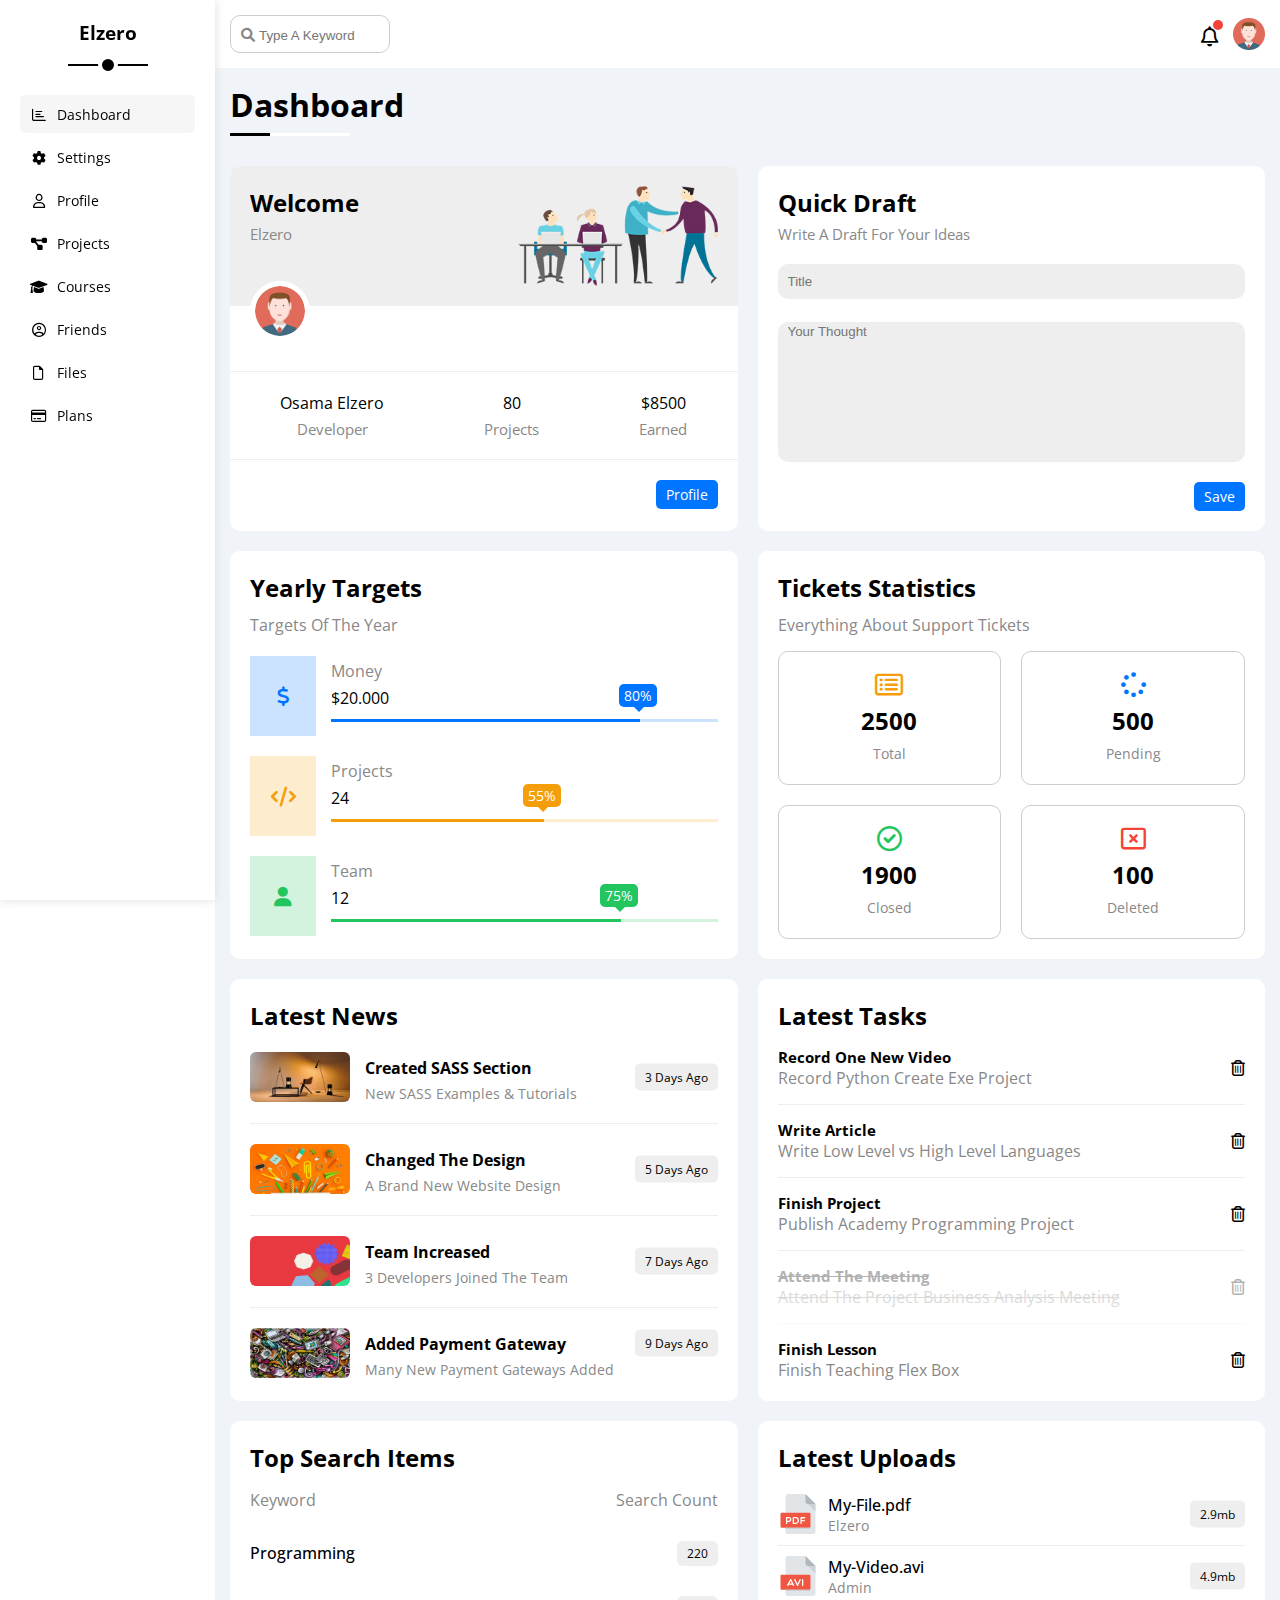
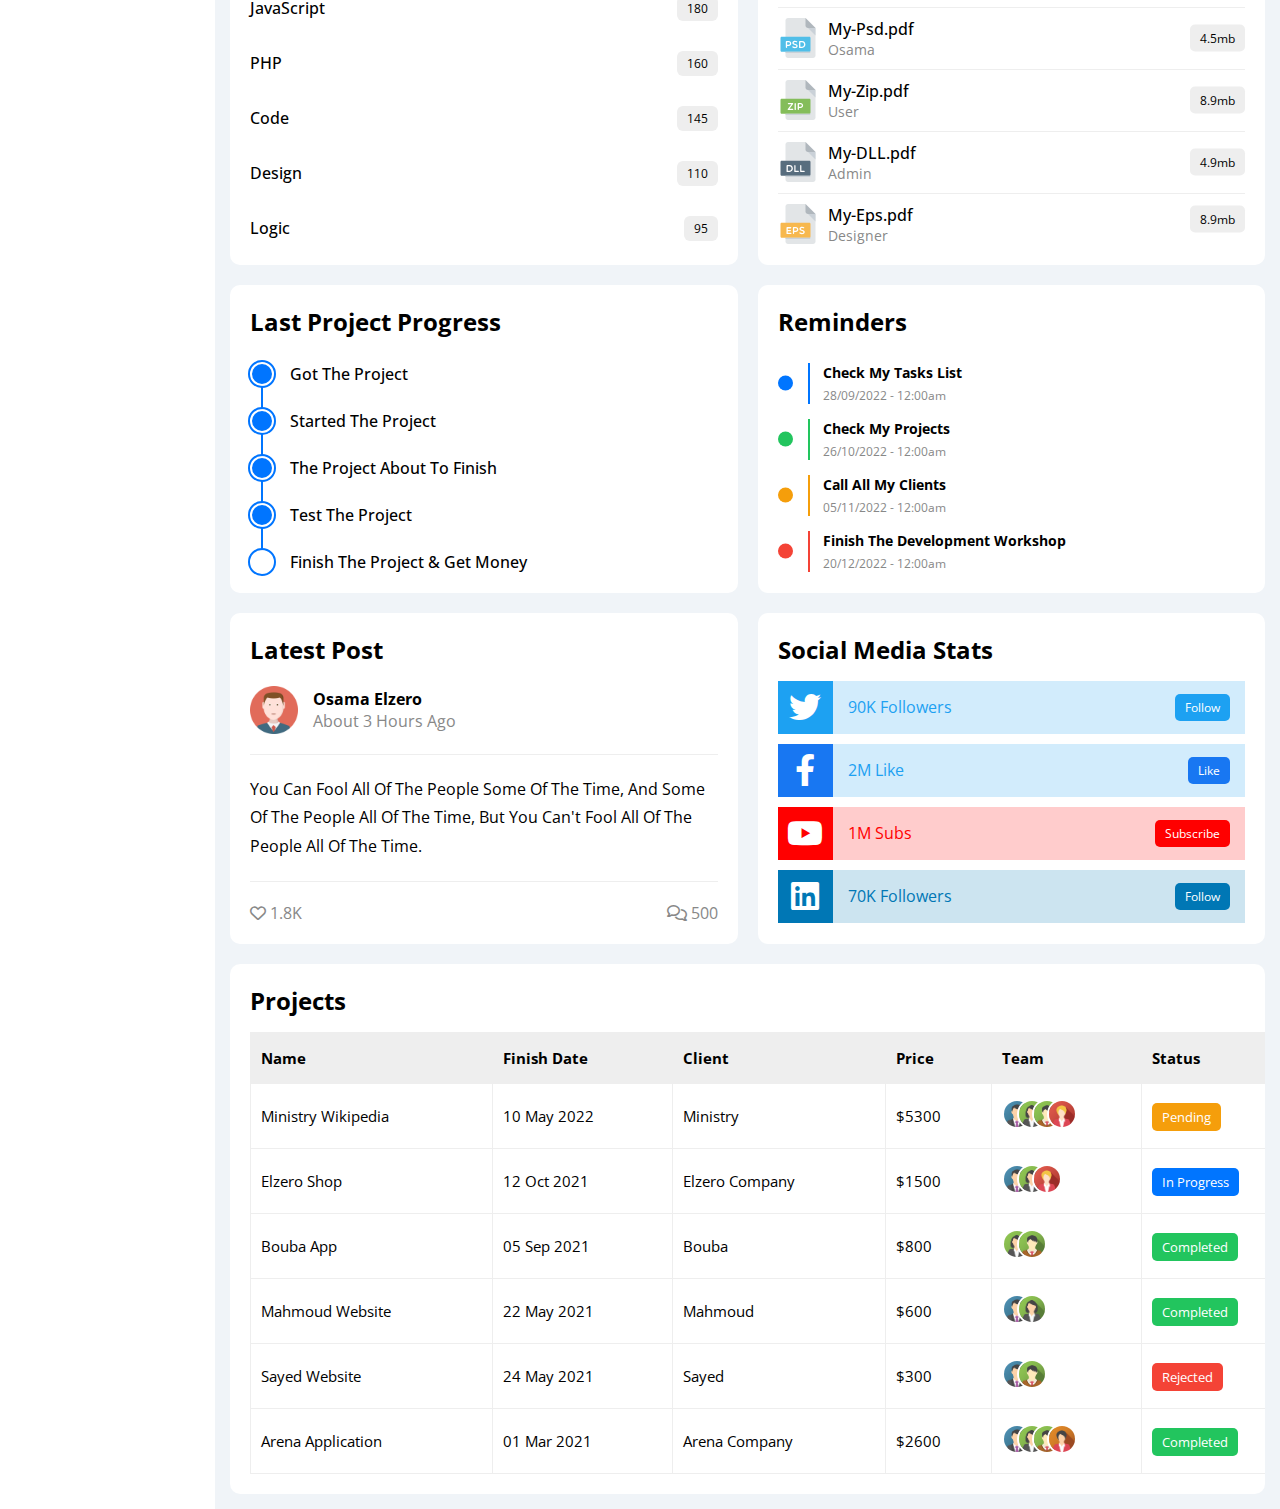
<file: index.html>
<!DOCTYPE html>
<html lang="en">
<head>
    <meta charset="UTF-8">
    <meta http-equiv="X-UA-Compatible" content="IE=edge">
    <meta name="viewport" content="width=device-width, initial-scale=1.0">
    <link rel="stylesheet" href="css/all.min.css">
    <link rel="stylesheet" href="css/part22.css">
    <link rel="stylesheet" href="css/framwork4.css">
    <title>Dashboard</title>
    <link rel="preconnect" href="https://fonts.googleapis.com" />
    <link rel="preconnect" href="https://fonts.gstatic.com" crossorigin />
    <link href="https://fonts.googleapis.com/css2?family=Open+Sans:wght@300;500&#038;display=swap"
        rel="stylesheet" />
</head>
<body>
    <nav>
        <h3>Elzero</h3>
        <ul>
            <li class="active"><a href="#"><i class="fa-regular fa-chart-bar fa-fw"></i>
                <span>Dashboard</span></a>
            </li>
            <li><a href="part23.html"><i class="fa-solid fa-gear fa-fw"></i>
                <span>Settings</span></a>
            </li>
            <li><a href="part24.html"><i class="fa-regular fa-user fa-fw"></i>
                <span>Profile</span></a>
            </li>
            <li><a href="part25.html"><i class="fa-solid fa-diagram-project fa-fw"></i>
                <span>Projects</span></a>
            </li>
            <li><a href="part26.html"><i class="fa-solid fa-graduation-cap fa-fw"></i>
                <span>Courses</span></a>
            </li>
            <li><a href="part27.html"><i class="fa-regular fa-circle-user fa-fw"></i>
                <span>Friends</span></a>
            </li>
            <li><a href="part28.html"><i class="fa-regular fa-file fa-fw"></i>
                <span>Files</span></a>
            </li>
            <li><a href="part29.html"><i class="fa-regular fa-credit-card fa-fw"></i>
                <span>Plans</span></a>
            </li>
        </ul>
    </nav>
    <header>
        <div>
            <form action="">
                <i class="fa-solid fa-magnifying-glass"></i>
                <input type="text" name="type" placeholder="Type A Keyword">
            </form>
        </div>
        <div>
            <i class="fa-regular fa-bell"></i>
            <img src="t4.img/avatar.png" alt="">
        </div>
    </header>
    <div class="main">
        <h1>Dashboard</h1>
        <div class="pro">
            <div class="wel">
                <article>
                    <div>
                        <h2>Welcome</h2>
                        <p>Elzero</p>
                    </div>
                    <img src="t4.img/welcome.png" alt="">
                </article>
                <img class="ava" src="t4.img/avatar.png" alt="">
                <ul>
                    <li>Osama Elzero <p>Developer</p></li>
                    <li>80 <p>Projects</p></li>
                    <li>$8500 <p>Earned</p></li>
                </ul>
                <div class="lin">
                    <a href="#">Profile</a>
                </div>
            </div>
            <div class="dra">
                <h2>Quick Draft</h2>
                <p>Write A Draft For Your Ideas</p>
                <form action="">
                    <input type="text" placeholder="Title"><br>
                    <input type="text" placeholder="Your Thought">
                </form>
                <div class="lin">
                    <a href="#">Save</a>
                </div>
            </div>
            <div class="tar">
                <h2>Yearly Targets</h2>
                <p>Targets Of The Year</p>
                <article>
                    <div class="icon"><i class="fa-solid fa-dollar-sign fa-lg c-blue"></i></div>
                    <div class="detail">
                        <p>Money</p>
                        <span>$20.000</span><br>
                        <div class="blu"><div style="width: 80%;" data-pro="80%"></div></div>
                    </div>
                </article>
                <article>
                    <div class="icon orange"><i class="fa-solid fa-code fa-lg c-orange"></i></div>
                    <div class="detail">
                        <p>Projects</p>
                        <span>24</span><br>
                        <div class="org"><div style="width: 55%;" data-pro="55%"></div></div>
                    </div>
                </article>
                <article>
                    <div class="icon green"><i class="fa-solid fa-user fa-lg c-green"></i></div>
                    <div class="detail">
                        <p>Team</p>
                        <span>12</span><br>
                        <div class="gre"><div style="width: 75%;" data-pro="75%"></div></div>
                    </div>
                </article>
            </div>
            <div class="sta">
                <h2>Tickets Statistics</h2>
                <p>Everything About Support Tickets</p>
                <div class="tot">
                    <article class="total">
                        <i class="fa-regular fa-rectangle-list fa-2x mb-10 c-orange"></i><br>
                        <h2>2500</h2>
                        <span>Total</span>
                    </article>
                    <article class="pen">
                        <i class="fa-solid fa-spinner fa-2x mb-10 c-blue"></i><br>
                        <h2>500</h2>
                        <span>Pending</span>
                    </article>
                    <article class="clos">
                        <i class="fa-regular fa-circle-check fa-2x mb-10 c-green"></i><br>
                        <h2>1900</h2>
                        <span>Closed</span>
                    </article>
                    <article class="del">
                        <i class="fa-regular fa-rectangle-xmark fa-2x mb-10 c-red"></i><br>
                        <h2>100</h2>
                        <span>Deleted</span>
                    </article>
                </div>
            </div>
            <div class="new">
                <h2>Latest News</h2>
                <div class="all">
                    <article>
                        <img src="t4.img/news-01.png" alt="">
                        <div>
                            <h3>Created SASS Section</h3>
                            <p>New SASS Examples & Tutorials</p>
                        </div>
                        <span>3 Days Ago</span>
                    </article>
                    <article>
                        <img src="t4.img/news-02.png" alt="">
                        <div>
                            <h3>Changed The Design</h3>
                            <p>A Brand New Website Design</p>
                        </div>
                        <span>5 Days Ago</span>
                    </article>
                    <article>
                        <img src="t4.img/news-03.png" alt="">
                        <div>
                            <h3>Team Increased</h3>
                            <p>3 Developers Joined The Team</p>
                        </div>
                        <span>7 Days Ago</span>
                    </article>
                    <article>
                        <img src="t4.img/news-04.png" alt="">
                        <div>
                            <h3>Added Payment Gateway</h3>
                            <p>Many New Payment Gateways Added</p>
                        </div>
                        <span>9 Days Ago</span>
                    </article>
                </div>
            </div>
            <div class="tas">
                <h2>Latest Tasks</h2>
                <article>
                    <div>
                        <h3>Record One New Video</h3>
                        <p>Record Python Create Exe Project</p>
                    </div>
                    <div class="inf">
                        <i class="fa-regular fa-trash-can delete"></i>
                    </div>
                </article>
                <article>
                    <div>
                        <h3>Write Article</h3>
                        <p>Write Low Level vs High Level Languages</p>
                    </div>
                    <div class="inf">
                        <i class="fa-regular fa-trash-can delete"></i>
                    </div>
                </article>
                <article>
                    <div>
                        <h3>Finish Project</h3>
                        <p>Publish Academy Programming Project</p>
                    </div>
                    <div class="inf">
                        <i class="fa-regular fa-trash-can delete"></i>
                    </div>
                </article>
                <article>
                    <div>
                        <h3><del>Attend The Meeting</del></h3>
                        <p><del>Attend The Project Business Analysis Meeting</del></p>
                    </div>
                    <div class="inf">
                        <i class="fa-regular fa-trash-can delete"></i>
                    </div>
                </article>
                <article>
                    <div>
                        <h3>Finish Lesson</h3>
                        <p>Finish Teaching Flex Box</p>
                    </div>
                    <div class="inf">
                        <i class="fa-regular fa-trash-can delete"></i>
                    </div>
                </article>
            </div>
            <div class="sea">
                <h2>Top Search Items</h2>
                <article>
                    <p>Keyword</p>
                    <p>Search Count</p>
                </article>
                <article>
                    <h3>Programming</h3>
                    <span>220</span>
                </article>
                <article>
                    <h3>JavaScript</h3>
                    <span>180</span>
                </article>
                <article>
                    <h3>PHP</h3>
                    <span>160</span>
                </article>
                <article>
                    <h3>Code</h3>
                    <span>145</span>
                </article>
                <article>
                    <h3>Design</h3>
                    <span>110</span>
                </article>
                <article>
                    <h3>Logic</h3>
                    <span>95</span>
                </article>
            </div>
            <div class="lat">
                <h2>Latest Uploads</h2>
                <article>
                    <img src="t4.img/pdf.svg" alt="">
                    <div>
                        <h3>My-File.pdf</h3>
                        <p>Elzero</p>
                    </div>
                    <span>2.9mb</span>
                </article>
                <article>
                    <img src="t4.img/avi.svg" alt="">
                    <div>
                        <h3>My-Video.avi</h3>
                        <p>Admin</p>
                    </div>
                    <span>4.9mb</span>
                </article>
                <article>
                    <img src="t4.img/psd.svg" alt="">
                    <div>
                        <h3>My-Psd.pdf</h3>
                        <p>Osama</p>
                    </div>
                    <span>4.5mb</span>
                </article>
                <article>
                    <img src="t4.img/zip.svg" alt="">
                    <div>
                        <h3>My-Zip.pdf</h3>
                        <p>User</p>
                    </div>
                    <span>8.9mb</span>
                </article>
                <article>
                    <img src="t4.img/dll.svg" alt="">
                    <div>
                        <h3>My-DLL.pdf</h3>
                        <p>Admin</p>
                    </div>
                    <span>4.9mb</span>
                </article>
                <article>
                    <img src="t4.img/eps.svg" alt="">
                    <div>
                        <h3>My-Eps.pdf</h3>
                        <p>Designer</p>
                    </div>
                    <span>8.9mb</span>
                </article>
            </div>
            <div class="jec">
                <h2>Last Project Progress</h2>
                <article>
                    <h3>Got The Project</h3>
                    <h3>Started The Project</h3>
                    <h3>The Project About To Finish</h3>
                    <h3>Test The Project</h3>
                    <h3>Finish The Project & Get Money</h3>
                </article>
            </div>
            <div class="rem">
                <h2>Reminders</h2>
                <article>
                    <h3>Check My Tasks List</h3>
                    <p>28/09/2022 - 12:00am</p>
                </article>
                <article>
                    <h3>Check My Projects</h3>
                    <p>26/10/2022 - 12:00am</p>
                </article>
                <article>
                    <h3>Call All My Clients</h3>
                    <p>05/11/2022 - 12:00am</p>
                </article>
                <article>
                    <h3>Finish The Development Workshop</h3>
                    <p>20/12/2022 - 12:00am</p>
                </article>
            </div>
            <div class="pos">
                <h2>Latest Post</h2>
                <article class="osa">
                    <img class="ava" src="t4.img/avatar.png" alt="">
                    <div>
                        <h4>Osama Elzero</h4>
                        <span>About 3 Hours Ago</span>
                    </div>
                </article>
                <article class="for">
                    <p>You Can Fool All Of The People Some Of The Time,
                        And Some Of The People All Of The Time,
                        But You Can't Fool All Of The People All Of The Time.
                    </p>
                </article>
                <article class="icn">
                    <span>
                        <i class="fa-regular fa-heart"></i>
                        1.8K
                    </span>
                    <span>
                        <i class="fa-regular fa-comments"></i>
                        500
                    </span>
                </article>
            </div>
            <div class="med">
                <h2>Social Media Stats</h2>
                <article>
                    <p><i class="fa-brands fa-twitter fa-2x c-white h-full center-flex"></i></p>
                    <div>
                        <p>90K Followers</p>
                        <a href="#">Follow</a>
                    </div>
                </article>
                <article>
                    <p class="facebook"><i class="fa-brands fa-facebook-f fa-2x c-white h-full center-flex"></i></p>
                    <div>
                        <p>2M Like</p>
                        <a href="#">Like</a>
                    </div>
                </article>
                <article>
                    <p class="youtube"><i class="fa-brands fa-youtube fa-2x c-white h-full center-flex"></i></p>
                    <div>
                        <p>1M Subs</p>
                        <a href="#">Subscribe</a>
                    </div>
                </article>
                <article>
                    <p class="linkedin"><i class="fa-brands fa-linkedin fa-2x c-white h-full center-flex"></i></p>
                    <div>
                        <p>70K Followers</p>
                        <a href="#">Follow</a>
                    </div>
                </article>
            </div>
        </div>
        <div class="project">
            <h2>Projects</h2>
            <table>
                <thead>
                    <td>Name</td>
                    <td>Finish Date</td>
                    <td>Client</td>
                    <td>Price</td>
                    <td>Team</td>
                    <td>Status</td>
                </thead>
                <tbody>
                    <tr>
                        <td>Ministry Wikipedia</td>
                        <td>10 May 2022</td>
                        <td>Ministry</td>
                        <td>$5300</td>
                        <td>
                            <img src="t4.img/team-01.png" alt="">
                            <img src="t4.img/team-02.png" alt="">
                            <img src="t4.img/team-03.png" alt="">
                            <img src="t4.img/team-05.png" alt="">
                        </td>
                        <td><span>Pending</span></td>
                    </tr>
                    <tr>
                        <td>Elzero Shop</td>
                        <td>12 Oct 2021</td>
                        <td>Elzero Company</td>
                        <td>$1500</td>
                        <td>
                            <img src="t4.img/team-01.png" alt="">
                            <img src="t4.img/team-02.png" alt="">
                            <img src="t4.img/team-05.png" alt="">
                        </td>
                        <td><span>In Progress</span></td>
                    </tr>
                    <tr>
                        <td>Bouba App</td>
                        <td>05 Sep 2021</td>
                        <td>Bouba</td>
                        <td>$800</td>
                        <td>
                            <img src="t4.img/team-02.png" alt="">
                            <img src="t4.img/team-03.png" alt="">
                        </td>
                        <td><span>Completed</span></td>
                    </tr>
                    <tr>
                        <td>Mahmoud Website</td>
                        <td>22 May 2021</td>
                        <td>Mahmoud</td>
                        <td>$600</td>
                        <td>
                            <img src="t4.img/team-01.png" alt="">
                            <img src="t4.img/team-02.png" alt="">
                        </td>
                        <td><span>Completed</span></td>
                    </tr>
                    <tr>
                        <td>Sayed Website</td>
                        <td>24 May 2021</td>
                        <td>Sayed</td>
                        <td>$300</td>
                        <td>
                            <img src="t4.img/team-01.png" alt="">
                            <img src="t4.img/team-03.png" alt="">
                        </td>
                        <td><span>Rejected</span></td>
                    </tr>
                    <tr>
                        <td>Arena Application</td>
                        <td>01 Mar 2021</td>
                        <td>Arena Company</td>
                        <td>$2600</td>
                        <td>
                            <img src="t4.img/team-01.png" alt="">
                            <img src="t4.img/team-02.png" alt="">
                            <img src="t4.img/team-03.png" alt="">
                            <img src="t4.img/team-04.png" alt="">
                        </td>
                        <td><span>Completed</span></td>
                    </tr>
                </tbody>
            </table>
        </div>
    </div>
</body>
</html>
</file>
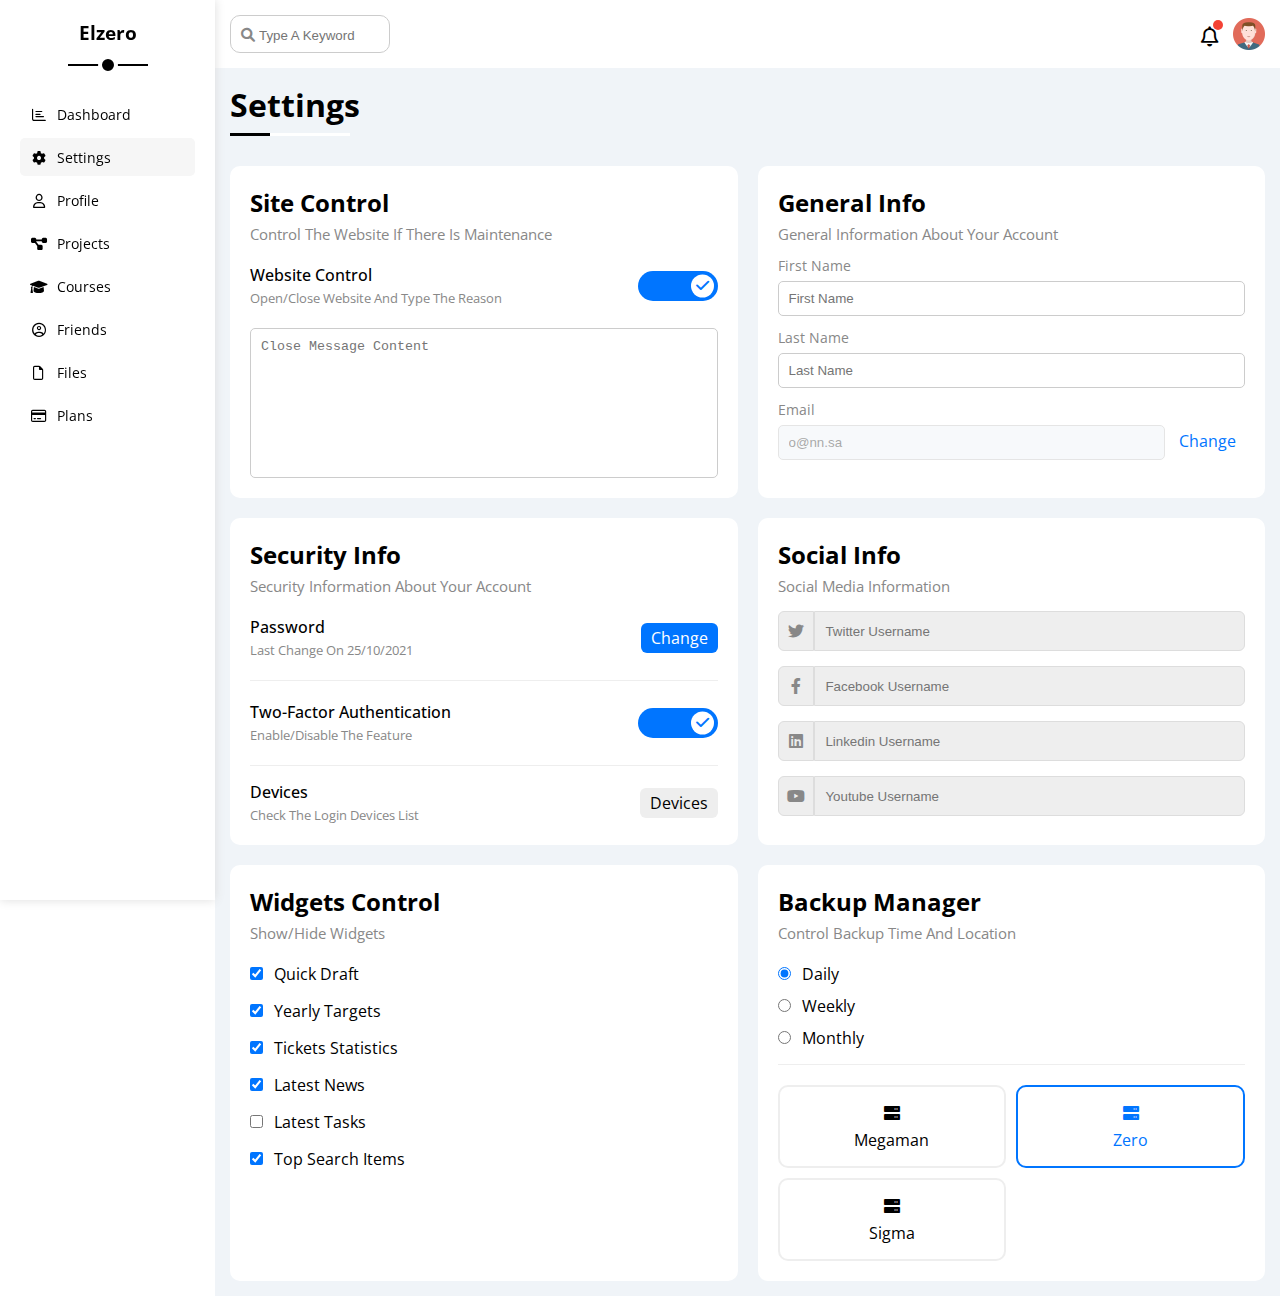
<file: part23.html>
<!DOCTYPE html>
<html lang="en">
<head>
    <meta charset="UTF-8">
    <meta http-equiv="X-UA-Compatible" content="IE=edge">
    <meta name="viewport" content="width=device-width, initial-scale=1.0">
    <link rel="stylesheet" href="css/all.min.css">
    <link rel="stylesheet" href="css/part23.css">
    <link rel="stylesheet" href="css/framwork4.css">
    <title>Settings</title>
    <link rel="preconnect" href="https://fonts.googleapis.com" />
    <link rel="preconnect" href="https://fonts.gstatic.com" crossorigin />
    <link href="https://fonts.googleapis.com/css2?family=Open+Sans:wght@300;500&#038;display=swap"
        rel="stylesheet" />
</head>
<body>
    <nav>
        <h3>Elzero</h3>
        <ul>
            <li><a href="index.html"><i class="fa-regular fa-chart-bar fa-fw"></i>
                <span>Dashboard</span></a>
            </li>
            <li class="active"><a href="#"><i class="fa-solid fa-gear fa-fw"></i>
                <span>Settings</span></a>
            </li>
            <li><a href="part24.html"><i class="fa-regular fa-user fa-fw"></i>
                <span>Profile</span></a>
            </li>
            <li><a href="part25.html"><i class="fa-solid fa-diagram-project fa-fw"></i>
                <span>Projects</span></a>
            </li>
            <li><a href="part26.html"><i class="fa-solid fa-graduation-cap fa-fw"></i>
                <span>Courses</span></a>
            </li>
            <li><a href="part27.html"><i class="fa-regular fa-circle-user fa-fw"></i>
                <span>Friends</span></a>
            </li>
            <li><a href="part28.html"><i class="fa-regular fa-file fa-fw"></i>
                <span>Files</span></a>
            </li>
            <li><a href="part29.html"><i class="fa-regular fa-credit-card fa-fw"></i>
                <span>Plans</span></a>
            </li>
        </ul>
    </nav>
    <header>
        <div>
            <form action="">
                <i class="fa-solid fa-magnifying-glass"></i>
                <input type="text" name="type" placeholder="Type A Keyword">
            </form>
        </div>
        <div>
            <i class="fa-regular fa-bell"></i>
            <img src="t4.img/avatar.png" alt="">
        </div>
    </header>
    <div class="main">
        <h1>Settings</h1>
        <div class="pro">
            <div class="sit">
                <h2>Site Control</h2>
                <p>Control The Website If There Is Maintenance</p>
                <article>
                    <div>
                        <h4>Website Control</h4>
                        <span>Open/Close Website And Type The Reason</span>
                    </div>
                    <label class="rig" for="che">
                        <input type="checkbox" name="che" id="che" checked>
                        <div>
                            <p class="check"><i class="fa-solid fa-check"></i><i class="fa-solid fa-xmark"></i></p>
                        </div>
                    </label>
                </article>
                <form action="">
                    <textarea class="message" placeholder="Close Message Content"></textarea>
                </form>
            </div>
            <div class="inf">
                <h2>General Info</h2>
                <p>General Information About Your Account</p>
                <form action="">
                    <div>
                        <label for="First">First Name</label><br>
                        <input type="text" id="First" placeholder="First Name" name="First">
                    </div>
                    <div>
                        <label for="Last">Last Name</label><br>
                        <input type="text" id="Last" placeholder="Last Name" name="Last">
                    </div>
                    <div>
                        <label for="email">Email</label><br>
                        <input type="email" name="email" id="email" value="o@nn.sa" disabled>
                        <a href="#">Change</a>
                    </div>
                </form>
            </div>
            <div class="sec">
                <h2>Security Info</h2>
                <p>Security Information About Your Account</p>
                <article>
                    <div>
                        <h4>Password</h4>
                        <span>Last Change On 25/10/2021</span>
                    </div>
                    <a href="#" class="chan">Change</a>
                </article>
                <article>
                    <div>
                        <h4>Two-Factor Authentication</h4>
                        <span>Enable/Disable The Feature</span>
                    </div>
                    <label class="rig" for="chec">
                        <input type="checkbox" name="che" id="chec" checked>
                        <div>
                            <p class="check"><i class="fa-solid fa-check"></i><i class="fa-solid fa-xmark"></i></p>
                        </div>
                    </label>
                </article>
                <article>
                    <div>
                        <h4>Devices</h4>
                        <span>Check The Login Devices List</span>
                    </div>
                    <a href="#">Devices</a>
                </article>
            </div>
            <div class="soc">
                <h2>Social Info</h2>
                <p>Social Media Information</p>
                <article>
                    <p><i class="fa-brands fa-twitter fa-2x c-white h-full center-flex"></i></p>
                    <input type="text" placeholder="Twitter Username">
                </article>
                <article>
                    <p><i class="fa-brands fa-facebook-f fa-2x c-white h-full center-flex"></i></p>
                    <input type="text" placeholder="Facebook Username">
                </article>
                <article>
                    <p><i class="fa-brands fa-linkedin fa-2x c-white h-full center-flex"></i></p>
                    <input type="text" placeholder="Linkedin Username">
                </article>
                <article>
                    <p><i class="fa-brands fa-youtube fa-2x c-white h-full center-flex"></i></p>
                    <input type="text" placeholder="Youtube Username">
                </article>
            </div>
            <div class="wid">
                <h2>Widgets Control</h2>
                <p>Show/Hide Widgets</p>
                <form action="">
                    <div>
                        <input type="checkbox" name="Quick" id="Quick" checked>
                        <label for="Quick">Quick Draft</label>
                    </div>
                    <div>
                        <input type="checkbox" name="Yearly" id="Yearly" checked>
                        <label for="Yearly">Yearly Targets</label>
                    </div>
                    <div>
                        <input type="checkbox" name="Tickets" id="Tickets" checked>
                        <label for="Tickets">Tickets Statistics</label>
                    </div>
                    <div>
                        <input type="checkbox" name="Latest" id="Latest" checked>
                        <label for="Latest">Latest News</label>
                    </div>
                    <div>
                        <input type="checkbox" name="Tasks" id="Tasks">
                        <label for="Tasks">Latest Tasks</label>
                    </div>
                    <div>
                        <input type="checkbox" name="Top" id="Top" checked>
                        <label for="Top">Top Search Items</label>
                    </div>
                </form>
            </div>
            <div class="man">
                <h2>Backup Manager</h2>
                <p>Control Backup Time And Location</p>
                <form action="">
                    <div>
                        <input type="radio" name="radio" id="Daily" checked>
                        <label for="Daily">Daily</label>
                    </div>
                    <div>
                        <input type="radio" name="radio" id="Weekly">
                        <label for="Weekly">Weekly</label>
                    </div>
                    <div>
                        <input type="radio" name="radio" id="Monthly">
                        <label for="Monthly">Monthly</label>
                    </div>
                </form>
                <article>
                    <label for="Megaman">
                        <input type="radio" name="block" id="Megaman">
                        <div>
                            <i class="fa-solid fa-server d-block mb-10"></i>
                            <p>Megaman</p>
                        </div>
                    </label>
                    <label for="Zero">
                        <input type="radio" name="block" id="Zero" checked>
                        <div>
                            <i class="fa-solid fa-server d-block mb-10"></i>
                            <p>Zero</p>
                        </div>
                    </label>
                    <label for="Sigma">
                        <input type="radio" name="block" id="Sigma">
                        <div>
                            <i class="fa-solid fa-server d-block mb-10"></i>
                            <p>Sigma</p>
                        </div>
                    </label>
                </article>
            </div>
        </div>
    </div>
</body>
</html>
</file>
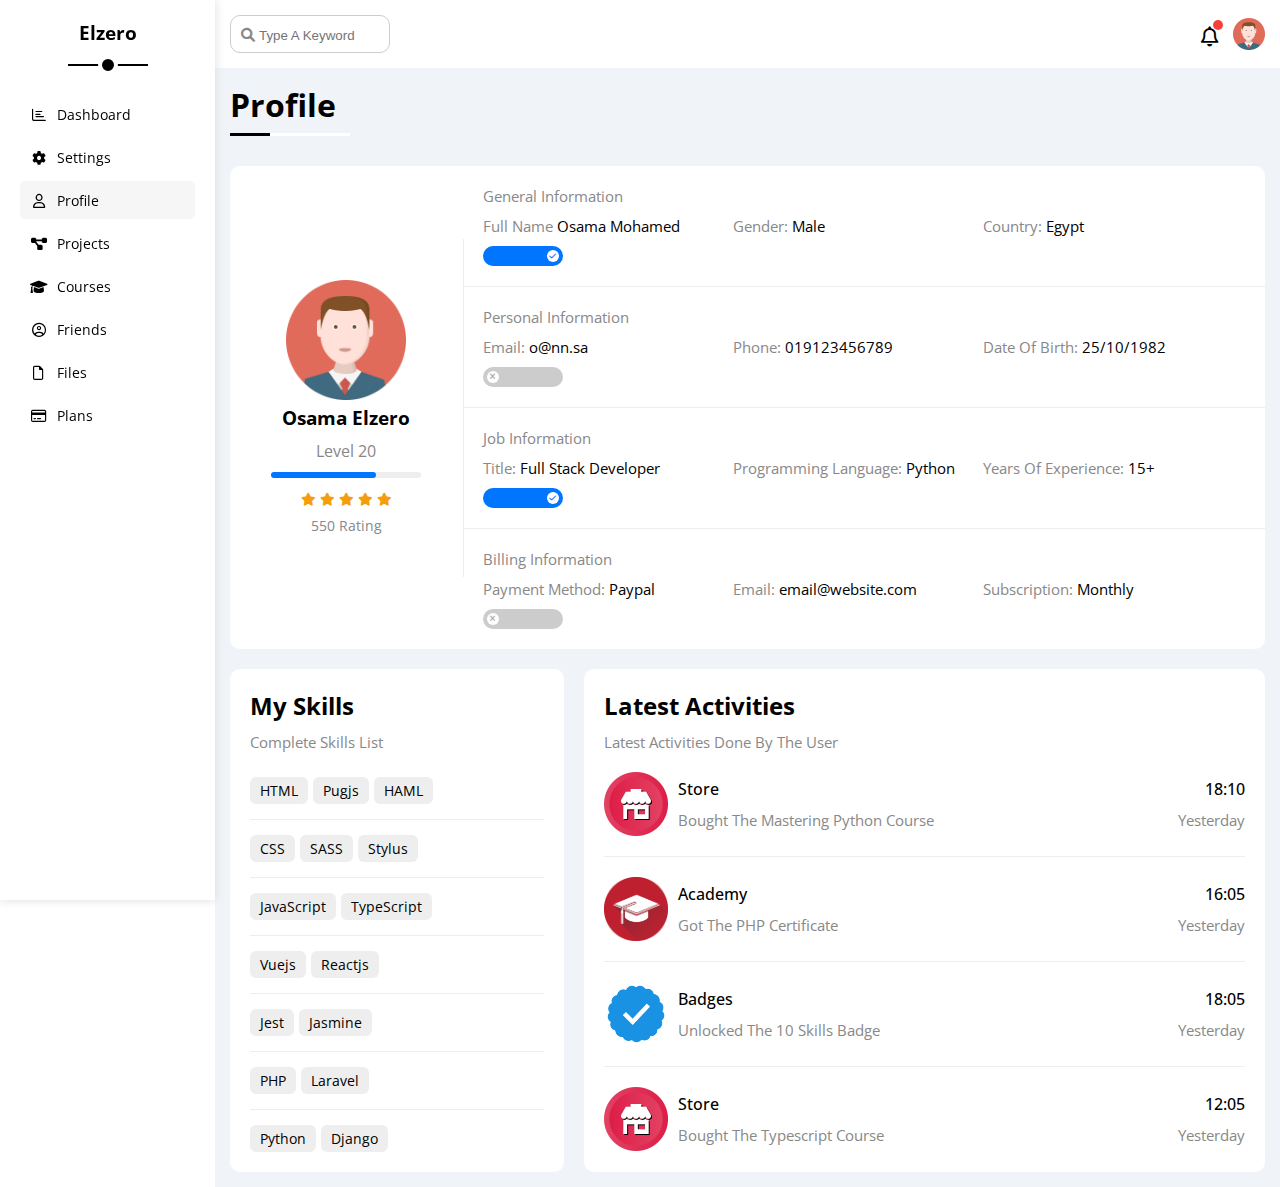
<file: part24.html>
<!DOCTYPE html>
<html lang="en">
<head>
    <meta charset="UTF-8">
    <meta http-equiv="X-UA-Compatible" content="IE=edge">
    <meta name="viewport" content="width=device-width, initial-scale=1.0">
    <link rel="stylesheet" href="css/all.min.css">
    <link rel="stylesheet" href="css/part24.css">
    <link rel="stylesheet" href="css/framwork4.css">
    <title>Profile</title>
    <link rel="preconnect" href="https://fonts.googleapis.com" />
    <link rel="preconnect" href="https://fonts.gstatic.com" crossorigin />
    <link href="https://fonts.googleapis.com/css2?family=Open+Sans:wght@300;500&#038;display=swap"
        rel="stylesheet" />
</head>
<body>
    <nav>
        <h3>Elzero</h3>
        <ul>
            <li><a href="index.html"><i class="fa-regular fa-chart-bar fa-fw"></i>
                <span>Dashboard</span></a>
            </li>
            <li><a href="part23.html"><i class="fa-solid fa-gear fa-fw"></i>
                <span>Settings</span></a>
            </li>
            <li class="active"><a href="#"><i class="fa-regular fa-user fa-fw"></i>
                <span>Profile</span></a>
            </li>
            <li><a href="part25.html"><i class="fa-solid fa-diagram-project fa-fw"></i>
                <span>Projects</span></a>
            </li>
            <li><a href="part26.html"><i class="fa-solid fa-graduation-cap fa-fw"></i>
                <span>Courses</span></a>
            </li>
            <li><a href="part27.html"><i class="fa-regular fa-circle-user fa-fw"></i>
                <span>Friends</span></a>
            </li>
            <li><a href="part28.html"><i class="fa-regular fa-file fa-fw"></i>
                <span>Files</span></a>
            </li>
            <li><a href="part29.html"><i class="fa-regular fa-credit-card fa-fw"></i>
                <span>Plans</span></a>
            </li>
        </ul>
    </nav>
    <header>
        <div>
            <form action="">
                <i class="fa-solid fa-magnifying-glass"></i>
                <input type="text" name="type" placeholder="Type A Keyword">
            </form>
        </div>
        <div>
            <i class="fa-regular fa-bell"></i>
            <img src="t4.img/avatar.png" alt="">
        </div>
    </header>
    <div class="main">
        <h1>Profile</h1>
        <div class="over">
            <div class="osa">
                <img src="t4.img/avatar.png" alt="">
                <h3>Osama Elzero</h3>
                <p>Level 20</p>
                <div class="level"><div style="width: 70%;"></div></div>
                <div class="icon">
                    <i class="fa-solid fa-star c-orange fs-13"></i>
                    <i class="fa-solid fa-star c-orange fs-13"></i>
                    <i class="fa-solid fa-star c-orange fs-13"></i>
                    <i class="fa-solid fa-star c-orange fs-13"></i>
                    <i class="fa-solid fa-star c-orange fs-13"></i>
                </div>
                <span>550 Rating</span>
            </div>
            <div class="inf">
                <article>
                    <p>General Information</p>
                    <div>
                        <p>Full Name <span>Osama Mohamed</span></p>
                        <p>Gender: <span>Male</span></p>
                        <p>Country: <span>Egypt</span></p>
                    </div>
                    <label class="rig" for="inf">
                        <input type="checkbox" name="inf" id="inf" checked>
                        <div>
                            <p class="check"><i class="fa-solid fa-check"></i><i class="fa-solid fa-xmark"></i></p>
                        </div>
                    </label>
                </article>
                <article>
                    <p>Personal Information</p>
                    <div>
                        <p>Email: <span>o@nn.sa</span></p>
                        <p>Phone: <span>019123456789</span></p>
                        <p>Date Of Birth: <span>25/10/1982</span></p>
                    </div>
                    <label class="rig" for="per">
                        <input type="checkbox" name="per" id="per">
                        <div>
                            <p class="check"><i class="fa-solid fa-check"></i><i class="fa-solid fa-xmark"></i></p>
                        </div>
                    </label>
                </article>
                <article>
                    <p>Job Information</p>
                    <div>
                        <p>Title: <span>Full Stack Developer</span></p>
                        <p>Programming Language: <span>Python</span></p>
                        <p>Years Of Experience: <span>15+</span></p>
                    </div>
                    <label class="rig" for="job">
                        <input type="checkbox" name="job" id="job" checked>
                        <div>
                            <p class="check"><i class="fa-solid fa-check"></i><i class="fa-solid fa-xmark"></i></p>
                        </div>
                    </label>
                </article>
                <article>
                    <p>Billing Information</p>
                    <div>
                        <p>Payment Method: <span>Paypal</span></p>
                        <p>Email: <span>email@website.com</span></p>
                        <p>Subscription: <span>Monthly</span></p>
                    </div>
                    <label class="rig" for="bil">
                        <input type="checkbox" name="bil" id="bil">
                        <div>
                            <p class="check"><i class="fa-solid fa-check"></i><i class="fa-solid fa-xmark"></i></p>
                        </div>
                    </label>
                </article>
            </div>
        </div>
        <div class="data">
            <div class="ski">
                <h2>My Skills</h2>
                <p>Complete Skills List</p>
                <ul>
                    <li><span>HTML</span><span>Pugjs</span><span>HAML</span></li>
                    <li><span>CSS</span><span>SASS</span><span>Stylus</span></li>
                    <li><span>JavaScript</span><span>TypeScript</span></li>
                    <li><span>Vuejs</span><span>Reactjs</span></li>
                    <li><span>Jest</span><span>Jasmine</span></li>
                    <li><span>PHP</span><span>Laravel</span></li>
                    <li><span>Python</span><span>Django</span></li>
                </ul>
            </div>
            <div class="act">
                <h2>Latest Activities</h2>
                <p>Latest Activities Done By The User</p>
                <article>
                    <img src="t4.img/activity-01.png" alt="">
                    <div class="flex">
                        <div>
                            <h4>Store</h4>
                            <p>Bought The Mastering Python Course</p>
                        </div>
                        <div class="two">
                            <h4>18:10</h4>
                            <p>Yesterday</p>
                        </div>
                    </div>
                </article>
                <article>
                    <img src="t4.img/activity-02.png" alt="">
                    <div class="flex">
                        <div>
                            <h4>Academy</h4>
                            <p>Got The PHP Certificate</p>
                        </div>
                        <div class="two">
                            <h4>16:05</h4>
                            <p>Yesterday</p>
                        </div>
                    </div>
                </article>
                <article>
                    <img src="t4.img/activity-03.png" alt="">
                    <div class="flex">
                        <div>
                            <h4>Badges</h4>
                            <p>Unlocked The 10 Skills Badge</p>
                        </div>
                        <div class="two">
                            <h4>18:05</h4>
                            <p>Yesterday</p>
                        </div>
                    </div>
                </article>
                <article>
                    <img src="t4.img/activity-01 (1).png" alt="">
                    <div class="flex">
                        <div>
                            <h4>Store</h4>
                            <p>Bought The Typescript Course</p>
                        </div>
                        <div class="two">
                            <h4>12:05</h4>
                            <p>Yesterday</p>
                        </div>
                    </div>
                </article>
            </div>
        </div>
    </div>
</body>
</html>
</file>
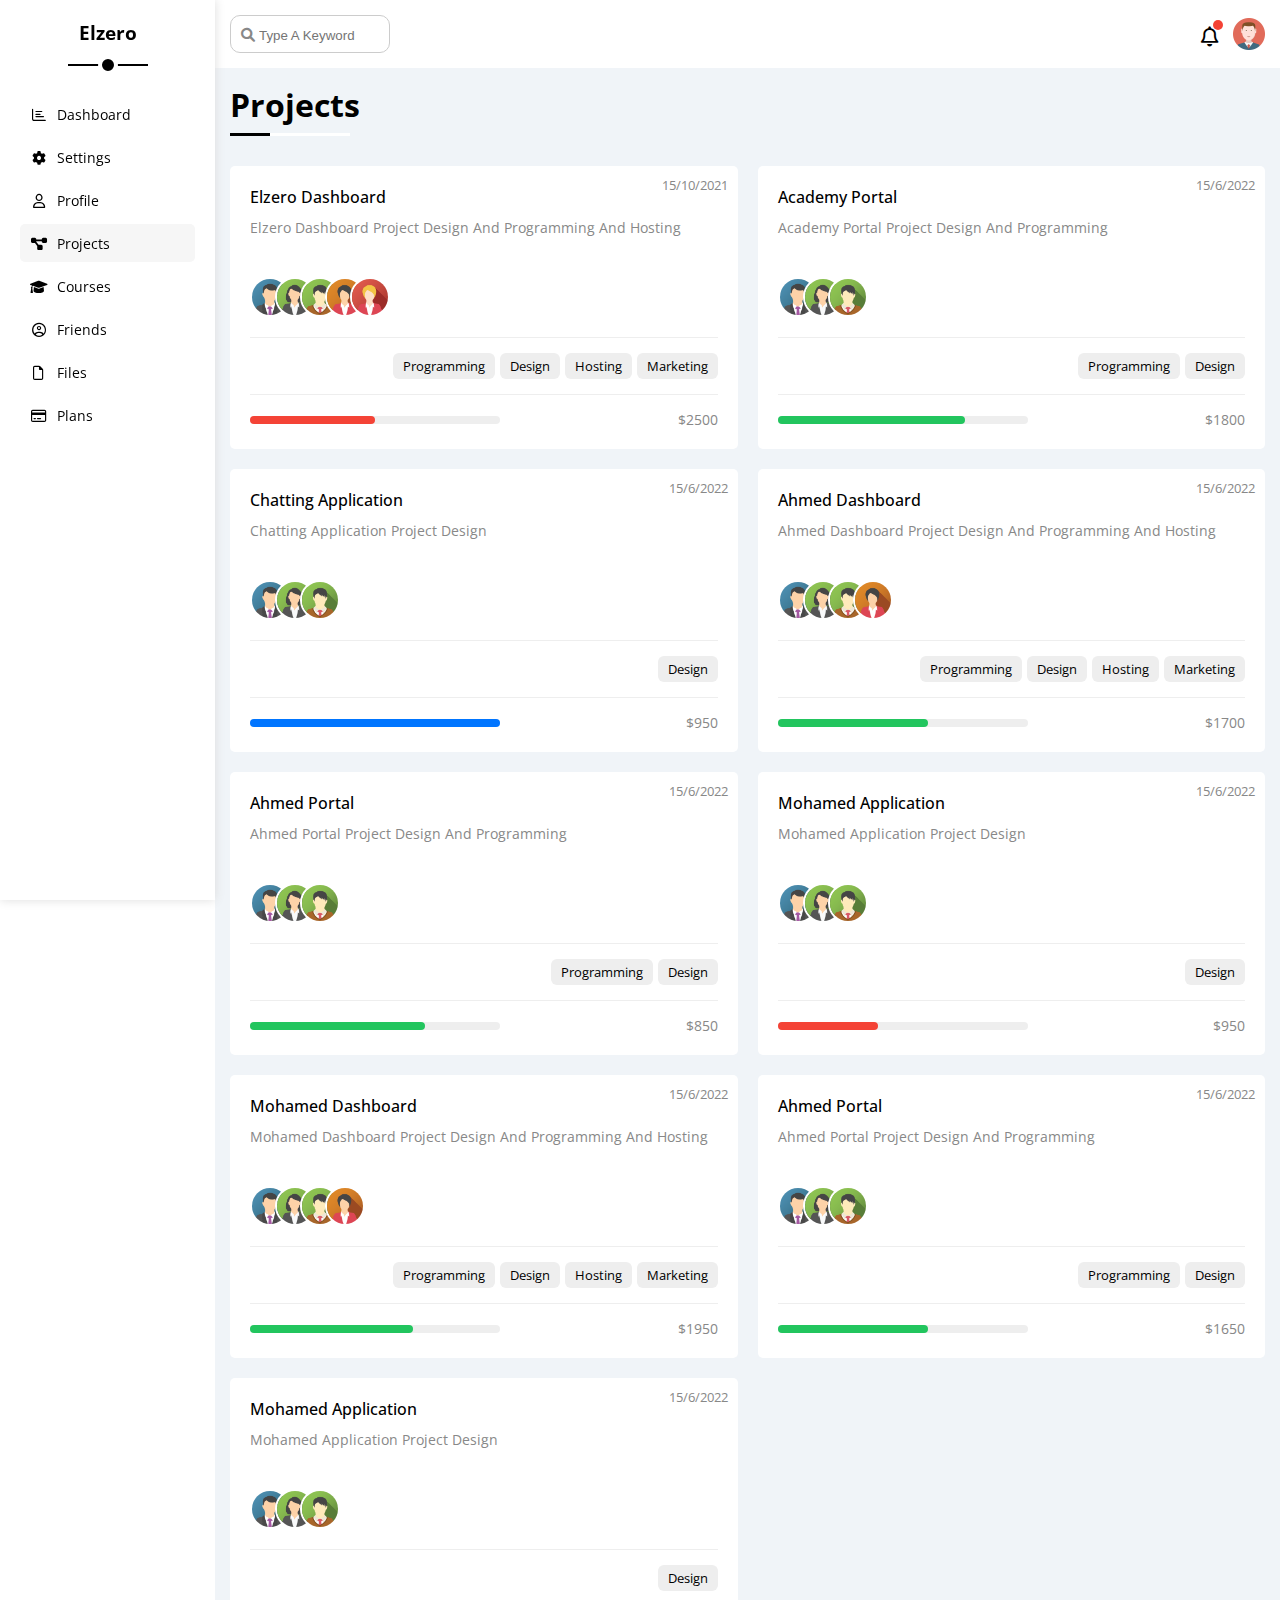
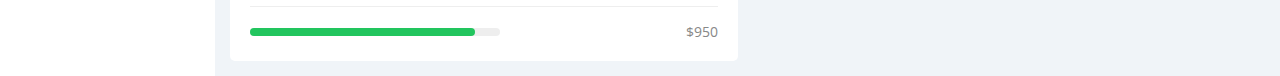
<file: part25.html>
<!DOCTYPE html>
<html lang="en">
<head>
    <meta charset="UTF-8">
    <meta http-equiv="X-UA-Compatible" content="IE=edge">
    <meta name="viewport" content="width=device-width, initial-scale=1.0">
    <link rel="stylesheet" href="css/all.min.css">
    <link rel="stylesheet" href="css/part25.css">
    <link rel="stylesheet" href="css/framwork4.css">
    <title>Projects</title>
    <link rel="preconnect" href="https://fonts.googleapis.com" />
    <link rel="preconnect" href="https://fonts.gstatic.com" crossorigin />
    <link href="https://fonts.googleapis.com/css2?family=Open+Sans:wght@300;500&#038;display=swap"
        rel="stylesheet" />
</head>
<body>
    <nav>
        <h3>Elzero</h3>
        <ul>
            <li><a href="index.html"><i class="fa-regular fa-chart-bar fa-fw"></i>
                <span>Dashboard</span></a>
            </li>
            <li><a href="part23.html"><i class="fa-solid fa-gear fa-fw"></i>
                <span>Settings</span></a>
            </li>
            <li><a href="part24.html"><i class="fa-regular fa-user fa-fw"></i>
                <span>Profile</span></a>
            </li>
            <li class="active"><a href="#"><i class="fa-solid fa-diagram-project fa-fw"></i>
                <span>Projects</span></a>
            </li>
            <li><a href="part26.html"><i class="fa-solid fa-graduation-cap fa-fw"></i>
                <span>Courses</span></a>
            </li>
            <li><a href="part27.html"><i class="fa-regular fa-circle-user fa-fw"></i>
                <span>Friends</span></a>
            </li>
            <li><a href="part28.html"><i class="fa-regular fa-file fa-fw"></i>
                <span>Files</span></a>
            </li>
            <li><a href="part29.html"><i class="fa-regular fa-credit-card fa-fw"></i>
                <span>Plans</span></a>
            </li>
        </ul>
    </nav>
    <header>
        <div>
            <form action="">
                <i class="fa-solid fa-magnifying-glass"></i>
                <input type="text" name="type" placeholder="Type A Keyword">
            </form>
        </div>
        <div>
            <i class="fa-regular fa-bell"></i>
            <img src="t4.img/avatar.png" alt="">
        </div>
    </header>
    <div class="main">
        <h1>Projects</h1>
        <div class="pro">
            <div>
                <span>15/10/2021</span>
                <h4>Elzero Dashboard</h4>
                <p>Elzero Dashboard Project Design And Programming And Hosting</p>
                <article class="one">
                    <img src="t4.img/team-01.png" alt="">
                    <img src="t4.img/team-02.png" alt="">
                    <img src="t4.img/team-03.png" alt="">
                    <img src="t4.img/team-04.png" alt="">
                    <img src="t4.img/team-05.png" alt="">
                </article>
                <article class="two">
                    <span>Programming</span>
                    <span>Design</span>
                    <span>Hosting</span>
                    <span>Marketing</span>
                </article>
                <article class="three">
                    <div><div style="width: 50%;"></div></div>
                    <p>$2500</p>
                </article>
            </div>
            <div>
                <span>15/6/2022</span>
                <h4>Academy Portal</h4>
                <p>Academy Portal Project Design And Programming</p>
                <article class="one">
                    <img src="t4.img/team-01.png" alt="">
                    <img src="t4.img/team-02.png" alt="">
                    <img src="t4.img/team-03.png" alt="">
                </article>
                <article class="two">
                    <span>Programming</span>
                    <span>Design</span>
                </article>
                <article class="three">
                    <div><div style="width: 75%;"></div></div>
                    <p>$1800</p>
                </article>
            </div>
            <div>
                <span>15/6/2022</span>
                <h4>Chatting Application</h4>
                <p>Chatting Application Project Design</p>
                <article class="one">
                    <img src="t4.img/team-01.png" alt="">
                    <img src="t4.img/team-02.png" alt="">
                    <img src="t4.img/team-03.png" alt="">
                </article>
                <article class="two">
                    <span>Design</span>
                </article>
                <article class="three">
                    <div><div style="width: 100%;"></div></div>
                    <p>$950</p>
                </article>
            </div>
            <div>
                <span>15/6/2022</span>
                <h4>Ahmed Dashboard</h4>
                <p>Ahmed Dashboard Project Design And Programming And Hosting</p>
                <article class="one">
                    <img src="t4.img/team-01.png" alt="">
                    <img src="t4.img/team-02.png" alt="">
                    <img src="t4.img/team-03.png" alt="">
                    <img src="t4.img/team-04.png" alt="">
                </article>
                <article class="two">
                    <span>Programming</span>
                    <span>Design</span>
                    <span>Hosting</span>
                    <span>Marketing</span>
                </article>
                <article class="three">
                    <div><div style="width: 60%;"></div></div>
                    <p>$1700</p>
                </article>
            </div>
            <div>
                <span>15/6/2022</span>
                <h4>Ahmed Portal</h4>
                <p>Ahmed Portal Project Design And Programming</p>
                <article class="one">
                    <img src="t4.img/team-01.png" alt="">
                    <img src="t4.img/team-02.png" alt="">
                    <img src="t4.img/team-03.png" alt="">
                </article>
                <article class="two">
                    <span>Programming</span>
                    <span>Design</span>
                </article>
                <article class="three">
                    <div><div style="width: 70%;"></div></div>
                    <p>$850</p>
                </article>
            </div>
            <div>
                <span>15/6/2022</span>
                <h4>Mohamed Application</h4>
                <p>Mohamed Application Project Design</p>
                <article class="one">
                    <img src="t4.img/team-01.png" alt="">
                    <img src="t4.img/team-02.png" alt="">
                    <img src="t4.img/team-03.png" alt="">
                </article>
                <article class="two">
                    <span>Design</span>
                </article>
                <article class="three">
                    <div><div style="width: 40%;"></div></div>
                    <p>$950</p>
                </article>
            </div>
            <div>
                <span>15/6/2022</span>
                <h4>Mohamed Dashboard</h4>
                <p>Mohamed Dashboard Project Design And Programming And Hosting</p>
                <article class="one">
                    <img src="t4.img/team-01.png" alt="">
                    <img src="t4.img/team-02.png" alt="">
                    <img src="t4.img/team-03.png" alt="">
                    <img src="t4.img/team-04.png" alt="">
                </article>
                <article class="two">
                    <span>Programming</span>
                    <span>Design</span>
                    <span>Hosting</span>
                    <span>Marketing</span>
                </article>
                <article class="three">
                    <div><div style="width: 65%;"></div></div>
                    <p>$1950</p>
                </article>
            </div>
            <div>
                <span>15/6/2022</span>
                <h4>Ahmed Portal</h4>
                <p>Ahmed Portal Project Design And Programming</p>
                <article class="one">
                    <img src="t4.img/team-01.png" alt="">
                    <img src="t4.img/team-02.png" alt="">
                    <img src="t4.img/team-03.png" alt="">
                </article>
                <article class="two">
                    <span>Programming</span>
                    <span>Design</span>
                </article>
                <article class="three">
                    <div><div style="width: 60%;"></div></div>
                    <p>$1650</p>
                </article>
            </div>
            <div>
                <span>15/6/2022</span>
                <h4>Mohamed Application</h4>
                <p>Mohamed Application Project Design</p>
                <article class="one">
                    <img src="t4.img/team-01.png" alt="">
                    <img src="t4.img/team-02.png" alt="">
                    <img src="t4.img/team-03.png" alt="">
                </article>
                <article class="two">
                    <span>Design</span>
                </article>
                <article class="three">
                    <div><div style="width: 90%;"></div></div>
                    <p>$950</p>
                </article>
            </div>
        </div>
    </div>
</body>
</html>
</file>
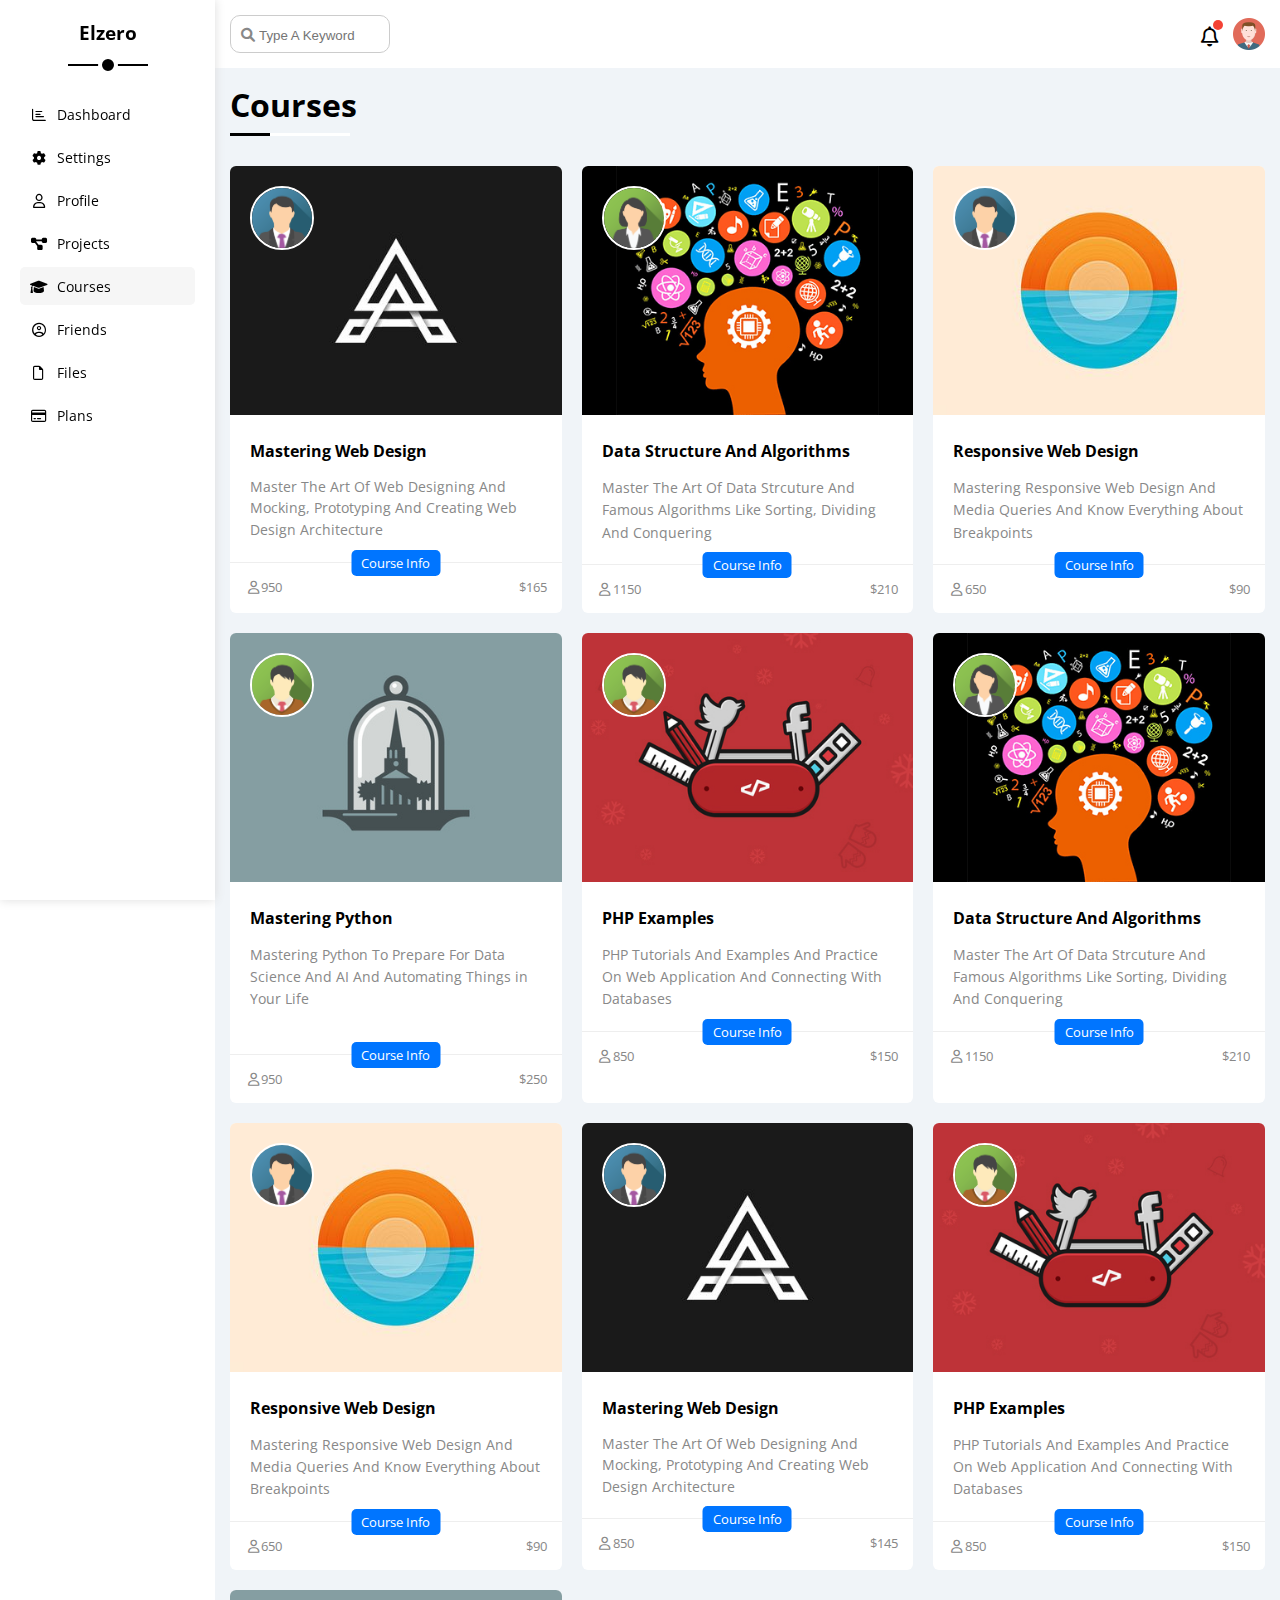
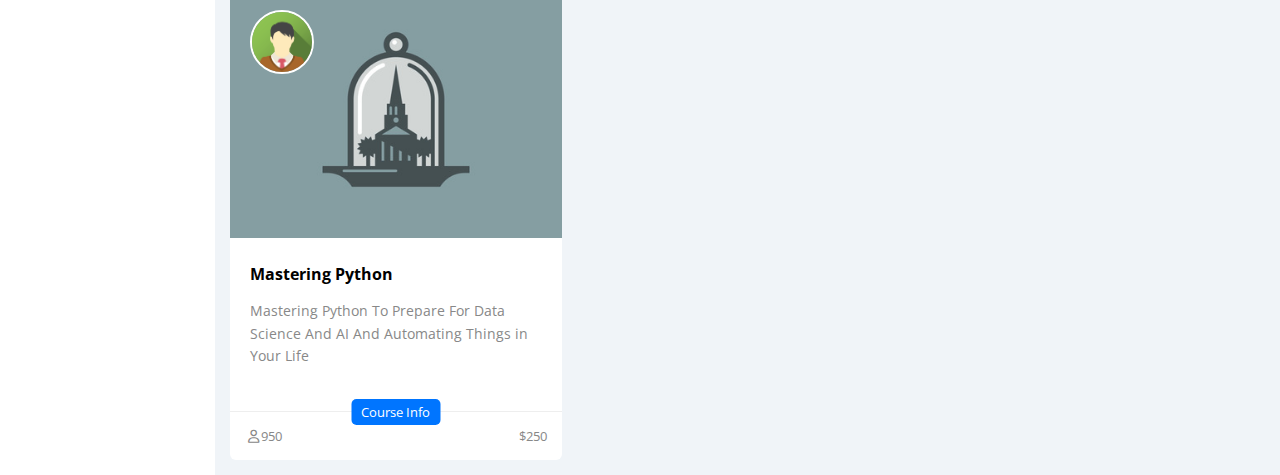
<file: part26.html>
<!DOCTYPE html>
<html lang="en">
<head>
    <meta charset="UTF-8">
    <meta http-equiv="X-UA-Compatible" content="IE=edge">
    <meta name="viewport" content="width=device-width, initial-scale=1.0">
    <link rel="stylesheet" href="css/all.min.css">
    <link rel="stylesheet" href="css/part26.css">
    <link rel="stylesheet" href="css/framwork4.css">
    <title>Courses</title>
    <link rel="preconnect" href="https://fonts.googleapis.com" />
    <link rel="preconnect" href="https://fonts.gstatic.com" crossorigin />
    <link href="https://fonts.googleapis.com/css2?family=Open+Sans:wght@300;500&#038;display=swap"
        rel="stylesheet" />
</head>
<body>
    <nav>
        <h3>Elzero</h3>
        <ul>
            <li><a href="index.html"><i class="fa-regular fa-chart-bar fa-fw"></i>
                <span>Dashboard</span></a>
            </li>
            <li><a href="part23.html"><i class="fa-solid fa-gear fa-fw"></i>
                <span>Settings</span></a>
            </li>
            <li><a href="part24.html"><i class="fa-regular fa-user fa-fw"></i>
                <span>Profile</span></a>
            </li>
            <li><a href="part25.html"><i class="fa-solid fa-diagram-project fa-fw"></i>
                <span>Projects</span></a>
            </li>
            <li class="active"><a href="#"><i class="fa-solid fa-graduation-cap fa-fw"></i>
                <span>Courses</span></a>
            </li>
            <li><a href="part27.html"><i class="fa-regular fa-circle-user fa-fw"></i>
                <span>Friends</span></a>
            </li>
            <li><a href="part28.html"><i class="fa-regular fa-file fa-fw"></i>
                <span>Files</span></a>
            </li>
            <li><a href="part29.html"><i class="fa-regular fa-credit-card fa-fw"></i>
                <span>Plans</span></a>
            </li>
        </ul>
    </nav>
    <header>
        <div>
            <form action="">
                <i class="fa-solid fa-magnifying-glass"></i>
                <input type="text" name="type" placeholder="Type A Keyword">
            </form>
        </div>
        <div>
            <i class="fa-regular fa-bell"></i>
            <img src="t4.img/avatar.png" alt="">
        </div>
    </header>
    <div class="main">
        <h1>Courses</h1>
        <div class="pro">
            <div>
                <img class="fir" src="t4.img/team-01.png" alt="">
                <img class="two" src="t4.img/course-01.jpg" alt="">
                <article>
                    <h4>Mastering Web Design</h4>
                    <p class="font">Master The Art Of Web Designing And Mocking, Prototyping And Creating Web Design Architecture</p>
                </article>
                <div class="icon">
                    <span>Course Info</span>
                    <p><i class="fa-regular fa-user fa-fw"></i>950</p>
                    <p>$165</p>
                </div>
            </div>
            <div>
                <img class="fir" src="t4.img/team-02.png" alt="">
                <img class="two" src="t4.img/course-02.jpg" alt="">
                <article>
                    <h4>Data Structure And Algorithms</h4>
                    <p>Master The Art Of Data Strcuture And Famous Algorithms Like Sorting, Dividing And Conquering</p>
                </article>
                <div class="icon">
                    <span>Course Info</span>
                    <p><i class="fa-regular fa-user fa-fw"></i>1150</p>
                    <p>$210</p>
                </div>
            </div>
            <div>
                <img class="fir" src="t4.img/team-01.png" alt="">
                <img class="two" src="t4.img/course-03.jpg" alt="">
                <article>
                    <h4>Responsive Web Design</h4>
                    <p>Mastering Responsive Web Design And Media Queries And Know Everything About Breakpoints</p>
                </article>
                <div class="icon">
                    <span>Course Info</span>
                    <p><i class="fa-regular fa-user fa-fw"></i>650</p>
                    <p>$90</p>
                </div>
            </div>
            <div class="spec">
                <img class="fir" src="t4.img/team-03.png" alt="">
                <img class="two" src="t4.img/course-04.jpg" alt="">
                <article>
                    <h4>Mastering Python</h4>
                    <p>Mastering Python To Prepare For Data Science And AI And Automating Things in Your Life</p>
                </article>
                <div class="icon">
                    <span>Course Info</span>
                    <p><i class="fa-regular fa-user fa-fw"></i>950</p>
                    <p>$250</p>
                </div>
            </div>
            <div>
                <img class="fir" src="t4.img/team-03.png" alt="">
                <img class="two" src="t4.img/course-05.jpg" alt="">
                <article>
                    <h4>PHP Examples</h4>
                    <p>PHP Tutorials And Examples And Practice On Web Application And Connecting With Databases</p>
                </article>
                <div class="icon">
                    <span>Course Info</span>
                    <p><i class="fa-regular fa-user fa-fw"></i>850</p>
                    <p>$150</p>
                </div>
            </div>
            <div>
                <img class="fir" src="t4.img/team-02.png" alt="">
                <img class="two" src="t4.img/course-02.jpg" alt="">
                <article>
                    <h4>Data Structure And Algorithms</h4>
                    <p>Master The Art Of Data Strcuture And Famous Algorithms Like Sorting, Dividing And Conquering</p>
                </article>
                <div class="icon">
                    <span>Course Info</span>
                    <p><i class="fa-regular fa-user fa-fw"></i>1150</p>
                    <p>$210</p>
                </div>
            </div>
            <div>
                <img class="fir" src="t4.img/team-01.png" alt="">
                <img class="two" src="t4.img/course-03.jpg" alt="">
                <article>
                    <h4>Responsive Web Design</h4>
                    <p>Mastering Responsive Web Design And Media Queries And Know Everything About Breakpoints</p>
                </article>
                <div class="icon">
                    <span>Course Info</span>
                    <p><i class="fa-regular fa-user fa-fw"></i>650</p>
                    <p>$90</p>
                </div>
            </div>
            <div>
                <img class="fir" src="t4.img/team-01.png" alt="">
                <img class="two" src="t4.img/course-01.jpg" alt="">
                <article>
                    <h4>Mastering Web Design</h4>
                    <p class="font">Master The Art Of Web Designing And Mocking, Prototyping And Creating Web Design Architecture</p>
                </article>
                <div class="icon">
                    <span>Course Info</span>
                    <p><i class="fa-regular fa-user fa-fw"></i>850</p>
                    <p>$145</p>
                </div>
            </div>
            <div>
                <img class="fir" src="t4.img/team-03.png" alt="">
                <img class="two" src="t4.img/course-05.jpg" alt="">
                <article>
                    <h4>PHP Examples</h4>
                    <p>PHP Tutorials And Examples And Practice On Web Application And Connecting With Databases</p>
                </article>
                <div class="icon">
                    <span>Course Info</span>
                    <p><i class="fa-regular fa-user fa-fw"></i>850</p>
                    <p>$150</p>
                </div>
            </div>
            <div class="spec">
                <img class="fir" src="t4.img/team-03.png" alt="">
                <img class="two" src="t4.img/course-04.jpg" alt="">
                <article>
                    <h4>Mastering Python</h4>
                    <p>Mastering Python To Prepare For Data Science And AI And Automating Things in Your Life</p>
                </article>
                <div class="icon">
                    <span>Course Info</span>
                    <p><i class="fa-regular fa-user fa-fw"></i>950</p>
                    <p>$250</p>
                </div>
            </div>
        </div>
    </div>
</body>
</html>
</file>
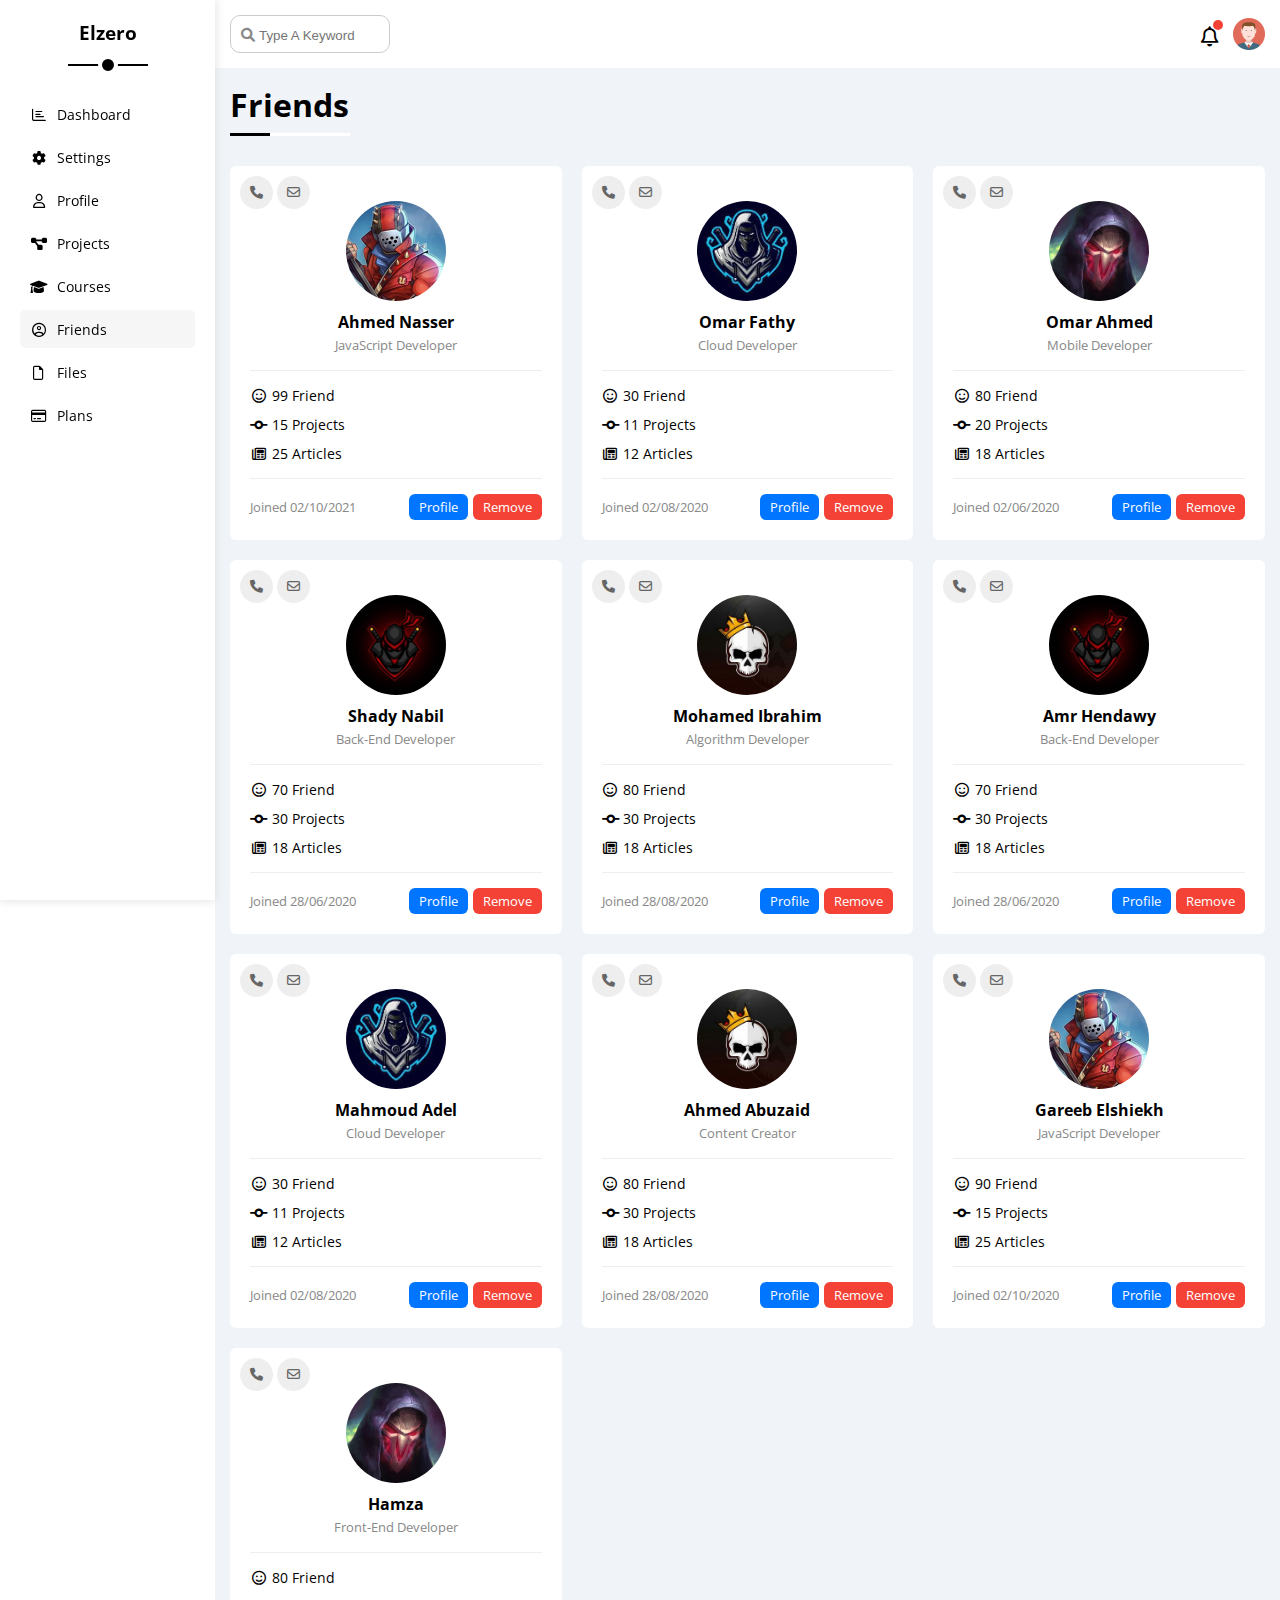
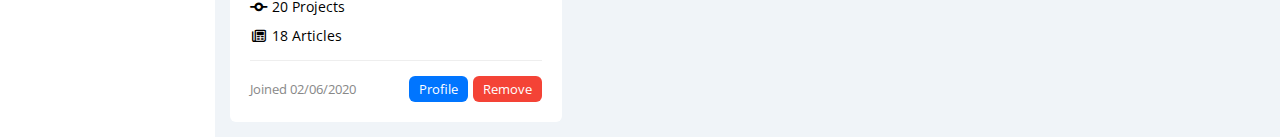
<file: part27.html>
<!DOCTYPE html>
<html lang="en">
<head>
    <meta charset="UTF-8">
    <meta http-equiv="X-UA-Compatible" content="IE=edge">
    <meta name="viewport" content="width=device-width, initial-scale=1.0">
    <link rel="stylesheet" href="css/all.min.css">
    <link rel="stylesheet" href="css/part27.css">
    <link rel="stylesheet" href="css/framwork4.css">
    <title>Friends</title>
    <link rel="preconnect" href="https://fonts.googleapis.com" />
    <link rel="preconnect" href="https://fonts.gstatic.com" crossorigin />
    <link href="https://fonts.googleapis.com/css2?family=Open+Sans:wght@300;500&#038;display=swap"
        rel="stylesheet" />
</head>
<body>
    <nav>
        <h3>Elzero</h3>
        <ul>
            <li><a href="index.html"><i class="fa-regular fa-chart-bar fa-fw"></i>
                <span>Dashboard</span></a>
            </li>
            <li><a href="part23.html"><i class="fa-solid fa-gear fa-fw"></i>
                <span>Settings</span></a>
            </li>
            <li><a href="part24.html"><i class="fa-regular fa-user fa-fw"></i>
                <span>Profile</span></a>
            </li>
            <li><a href="part25.html"><i class="fa-solid fa-diagram-project fa-fw"></i>
                <span>Projects</span></a>
            </li>
            <li><a href="part26.html"><i class="fa-solid fa-graduation-cap fa-fw"></i>
                <span>Courses</span></a>
            </li>
            <li class="active"><a href="#"><i class="fa-regular fa-circle-user fa-fw"></i>
                <span>Friends</span></a>
            </li>
            <li><a href="part28.html"><i class="fa-regular fa-file fa-fw"></i>
                <span>Files</span></a>
            </li>
            <li><a href="part29.html"><i class="fa-regular fa-credit-card fa-fw"></i>
                <span>Plans</span></a>
            </li>
        </ul>
    </nav>
    <header>
        <div>
            <form action="">
                <i class="fa-solid fa-magnifying-glass"></i>
                <input type="text" name="type" placeholder="Type A Keyword">
            </form>
        </div>
        <div>
            <i class="fa-regular fa-bell"></i>
            <img src="t4.img/avatar.png" alt="">
        </div>
    </header>
    <div class="main">
        <h1>Friends</h1>
        <div class="pro">
            <div>
                <article class="one">
                    <i class="fa-solid fa-phone"></i>
                    <i class="fa-regular fa-envelope"></i>
                </article>
                <article class="two">
                    <img src="t4.img/friend-01.jpg" alt="">
                    <h4>Ahmed Nasser</h4>
                    <span>JavaScript Developer</span>
                </article>
                <article class="three">
                    <p><i class="fa-regular fa-face-smile fa-fw"></i> 99 Friend</p>
                    <p><i class="fa-solid fa-code-commit fa-fw"></i> 15 Projects</p>
                    <p><i class="fa-regular fa-newspaper fa-fw"></i> 25 Articles</p>
                </article>
                <article class="four">
                    <span>Joined 02/10/2021</span>
                    <div>
                        <a class="fir" href="part24.html">Profile</a>
                        <a class="sec" href="#">Remove</a>
                    </div>
                </article>
            </div>
            <div>
                <article class="one">
                    <i class="fa-solid fa-phone"></i>
                    <i class="fa-regular fa-envelope"></i>
                </article>
                <article class="two">
                    <img src="t4.img/friend-02.jpg" alt="">
                    <h4>Omar Fathy</h4>
                    <span>Cloud Developer</span>
                </article>
                <article class="three">
                    <p><i class="fa-regular fa-face-smile fa-fw"></i> 30 Friend</p>
                    <p><i class="fa-solid fa-code-commit fa-fw"></i> 11 Projects</p>
                    <p><i class="fa-regular fa-newspaper fa-fw"></i> 12 Articles</p>
                </article>
                <article class="four">
                    <span>Joined 02/08/2020</span>
                    <div>
                        <a class="fir" href="part24.html">Profile</a>
                        <a class="sec" href="#">Remove</a>
                    </div>
                </article>
            </div>
            <div>
                <article class="one">
                    <i class="fa-solid fa-phone"></i>
                    <i class="fa-regular fa-envelope"></i>
                </article>
                <article class="two">
                    <img src="t4.img/friend-03.jpg" alt="">
                    <h4>Omar Ahmed</h4>
                    <span>Mobile Developer</span>
                </article>
                <article class="three">
                    <p><i class="fa-regular fa-face-smile fa-fw"></i> 80 Friend</p>
                    <p><i class="fa-solid fa-code-commit fa-fw"></i> 20 Projects</p>
                    <p><i class="fa-regular fa-newspaper fa-fw"></i> 18 Articles</p>
                </article>
                <article class="four">
                    <span>Joined 02/06/2020</span>
                    <div>
                        <a class="fir" href="part24.html">Profile</a>
                        <a class="sec" href="#">Remove</a>
                    </div>
                </article>
            </div>
            <div>
                <article class="one">
                    <i class="fa-solid fa-phone"></i>
                    <i class="fa-regular fa-envelope"></i>
                </article>
                <article class="two">
                    <img src="t4.img/friend-04.jpg" alt="">
                    <h4>Shady Nabil</h4>
                    <span>Back-End Developer</span>
                </article>
                <article class="three">
                    <p><i class="fa-regular fa-face-smile fa-fw"></i> 70 Friend</p>
                    <p><i class="fa-solid fa-code-commit fa-fw"></i> 30 Projects</p>
                    <p><i class="fa-regular fa-newspaper fa-fw"></i> 18 Articles</p>
                </article>
                <article class="four">
                    <span>Joined 28/06/2020</span>
                    <div>
                        <a class="fir" href="part24.html">Profile</a>
                        <a class="sec" href="#">Remove</a>
                    </div>
                </article>
            </div>
            <div>
                <article class="one">
                    <i class="fa-solid fa-phone"></i>
                    <i class="fa-regular fa-envelope"></i>
                </article>
                <article class="two">
                    <img src="t4.img/friend-05.jpg" alt="">
                    <h4>Mohamed Ibrahim</h4>
                    <span>Algorithm Developer</span>
                </article>
                <article class="three">
                    <p><i class="fa-regular fa-face-smile fa-fw"></i> 80 Friend</p>
                    <p><i class="fa-solid fa-code-commit fa-fw"></i> 30 Projects</p>
                    <p><i class="fa-regular fa-newspaper fa-fw"></i> 18 Articles</p>
                </article>
                <article class="four">
                    <span>Joined 28/08/2020</span>
                    <div>
                        <a class="fir" href="part24.html">Profile</a>
                        <a class="sec" href="#">Remove</a>
                    </div>
                </article>
            </div>
            <div>
                <article class="one">
                    <i class="fa-solid fa-phone"></i>
                    <i class="fa-regular fa-envelope"></i>
                </article>
                <article class="two">
                    <img src="t4.img/friend-04.jpg" alt="">
                    <h4>Amr Hendawy</h4>
                    <span>Back-End Developer</span>
                </article>
                <article class="three">
                    <p><i class="fa-regular fa-face-smile fa-fw"></i> 70 Friend</p>
                    <p><i class="fa-solid fa-code-commit fa-fw"></i> 30 Projects</p>
                    <p><i class="fa-regular fa-newspaper fa-fw"></i> 18 Articles</p>
                </article>
                <article class="four">
                    <span>Joined 28/06/2020</span>
                    <div>
                        <a class="fir" href="part24.html">Profile</a>
                        <a class="sec" href="#">Remove</a>
                    </div>
                </article>
            </div>
            <div>
                <article class="one">
                    <i class="fa-solid fa-phone"></i>
                    <i class="fa-regular fa-envelope"></i>
                </article>
                <article class="two">
                    <img src="t4.img/friend-02.jpg" alt="">
                    <h4>Mahmoud Adel</h4>
                    <span>Cloud Developer</span>
                </article>
                <article class="three">
                    <p><i class="fa-regular fa-face-smile fa-fw"></i> 30 Friend</p>
                    <p><i class="fa-solid fa-code-commit fa-fw"></i> 11 Projects</p>
                    <p><i class="fa-regular fa-newspaper fa-fw"></i> 12 Articles</p>
                </article>
                <article class="four">
                    <span>Joined 02/08/2020</span>
                    <div>
                        <a class="fir" href="part24.html">Profile</a>
                        <a class="sec" href="#">Remove</a>
                    </div>
                </article>
            </div>
            <div>
                <article class="one">
                    <i class="fa-solid fa-phone"></i>
                    <i class="fa-regular fa-envelope"></i>
                </article>
                <article class="two">
                    <img src="t4.img/friend-05.jpg" alt="">
                    <h4>Ahmed Abuzaid</h4>
                    <span>Content Creator</span>
                </article>
                <article class="three">
                    <p><i class="fa-regular fa-face-smile fa-fw"></i> 80 Friend</p>
                    <p><i class="fa-solid fa-code-commit fa-fw"></i> 30 Projects</p>
                    <p><i class="fa-regular fa-newspaper fa-fw"></i> 18 Articles</p>
                </article>
                <article class="four">
                    <span>Joined 28/08/2020</span>
                    <div>
                        <a class="fir" href="part24.html">Profile</a>
                        <a class="sec" href="#">Remove</a>
                    </div>
                </article>
            </div>
            <div>
                <article class="one">
                    <i class="fa-solid fa-phone"></i>
                    <i class="fa-regular fa-envelope"></i>
                </article>
                <article class="two">
                    <img src="t4.img/friend-01.jpg" alt="">
                    <h4>Gareeb Elshiekh</h4>
                    <span>JavaScript Developer</span>
                </article>
                <article class="three">
                    <p><i class="fa-regular fa-face-smile fa-fw"></i> 90 Friend</p>
                    <p><i class="fa-solid fa-code-commit fa-fw"></i> 15 Projects</p>
                    <p><i class="fa-regular fa-newspaper fa-fw"></i> 25 Articles</p>
                </article>
                <article class="four">
                    <span>Joined 02/10/2020</span>
                    <div>
                        <a class="fir" href="part24.html">Profile</a>
                        <a class="sec" href="#">Remove</a>
                    </div>
                </article>
            </div>
            <div>
                <article class="one">
                    <i class="fa-solid fa-phone"></i>
                    <i class="fa-regular fa-envelope"></i>
                </article>
                <article class="two">
                    <img src="t4.img/friend-03.jpg" alt="">
                    <h4>Hamza</h4>
                    <span>Front-End Developer</span>
                </article>
                <article class="three">
                    <p><i class="fa-regular fa-face-smile fa-fw"></i> 80 Friend</p>
                    <p><i class="fa-solid fa-code-commit fa-fw"></i> 20 Projects</p>
                    <p><i class="fa-regular fa-newspaper fa-fw"></i> 18 Articles</p>
                </article>
                <article class="four">
                    <span>Joined 02/06/2020</span>
                    <div>
                        <a class="fir" href="part24.html">Profile</a>
                        <a class="sec" href="#">Remove</a>
                    </div>
                </article>
            </div>
        </div>
    </div>
</body>
</html>
</file>
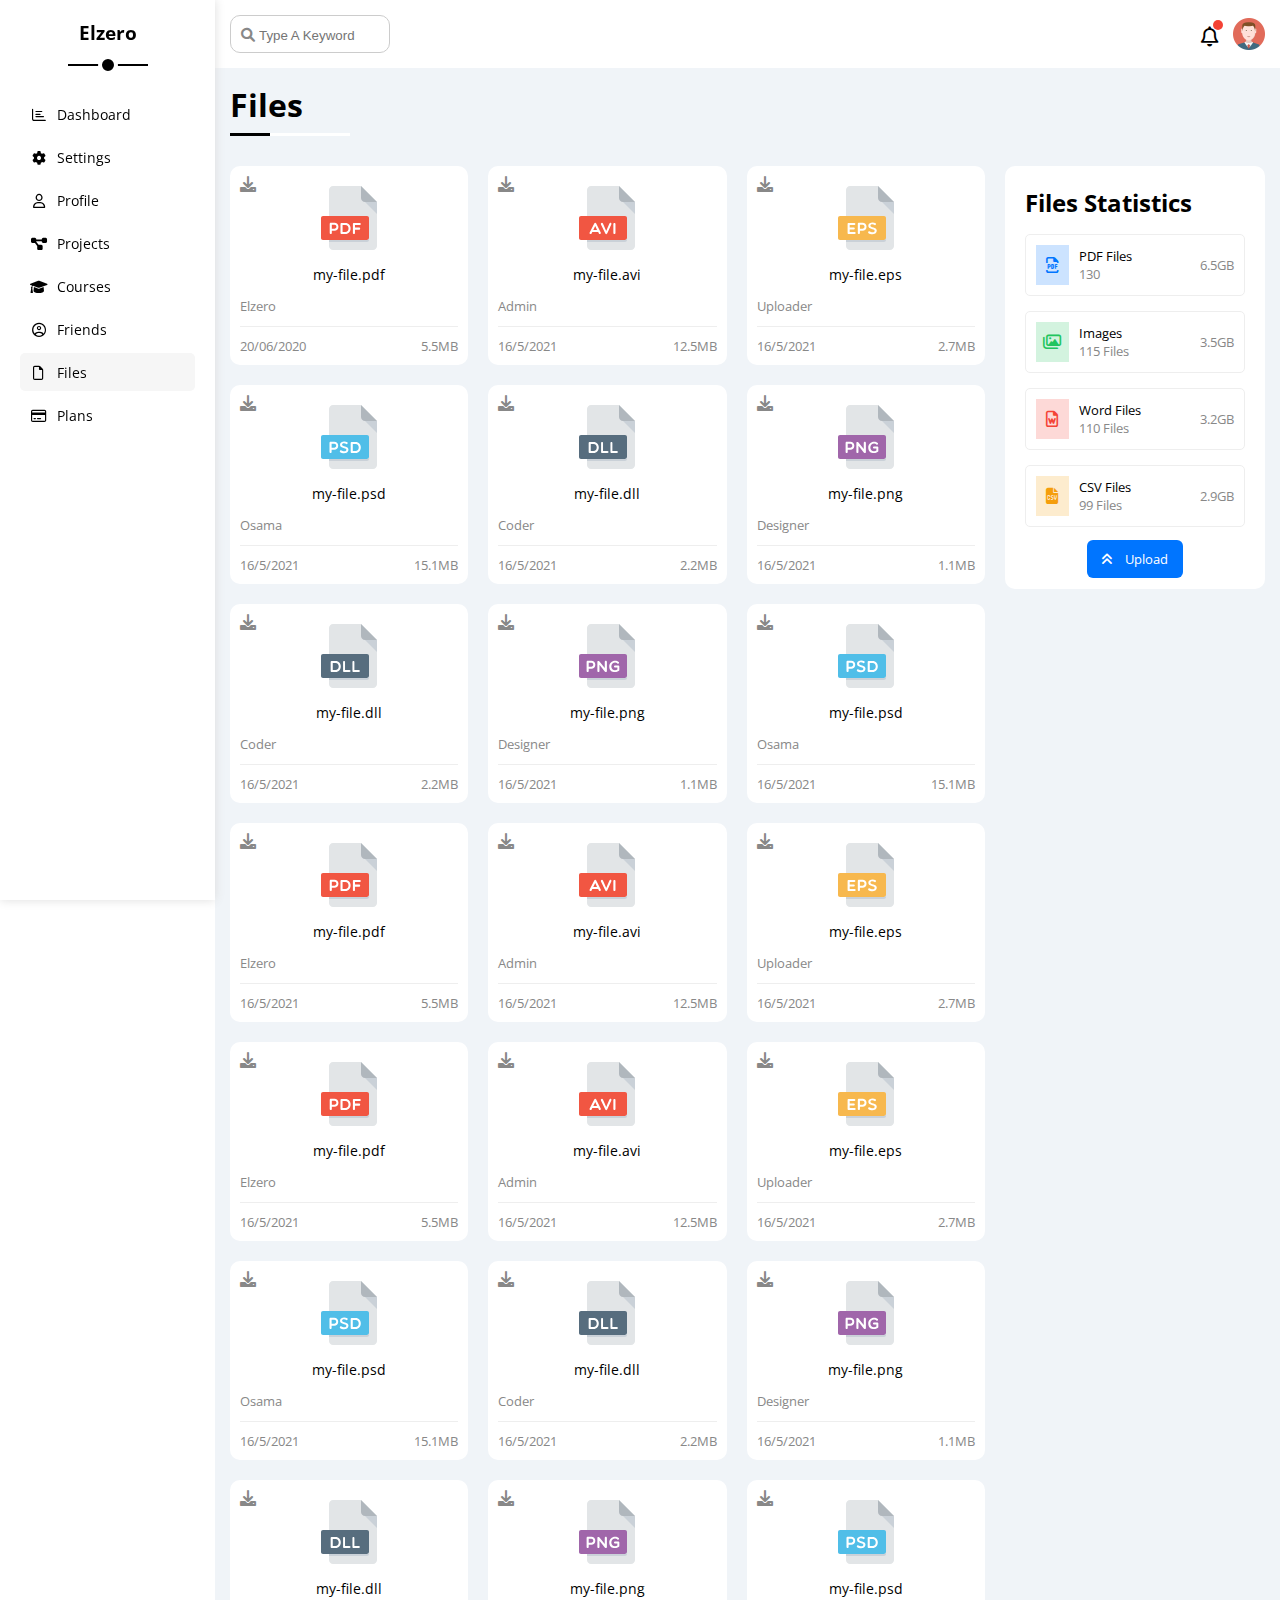
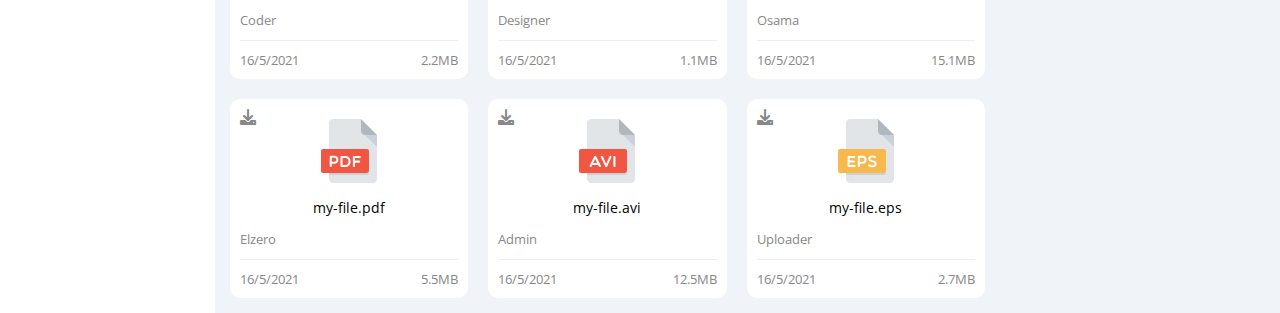
<file: part28.html>
<!DOCTYPE html>
<html lang="en">
<head>
    <meta charset="UTF-8">
    <meta http-equiv="X-UA-Compatible" content="IE=edge">
    <meta name="viewport" content="width=device-width, initial-scale=1.0">
    <link rel="stylesheet" href="css/all.min.css">
    <link rel="stylesheet" href="css/part28.css">
    <link rel="stylesheet" href="css/framwork4.css">
    <title>Files</title>
    <link rel="preconnect" href="https://fonts.googleapis.com" />
    <link rel="preconnect" href="https://fonts.gstatic.com" crossorigin />
    <link href="https://fonts.googleapis.com/css2?family=Open+Sans:wght@300;500&#038;display=swap"
        rel="stylesheet" />
</head>
<body>
    <nav>
        <h3>Elzero</h3>
        <ul>
            <li><a href="index.html"><i class="fa-regular fa-chart-bar fa-fw"></i>
                <span>Dashboard</span></a>
            </li>
            <li><a href="part23.html"><i class="fa-solid fa-gear fa-fw"></i>
                <span>Settings</span></a>
            </li>
            <li><a href="part24.html"><i class="fa-regular fa-user fa-fw"></i>
                <span>Profile</span></a>
            </li>
            <li><a href="part25.html"><i class="fa-solid fa-diagram-project fa-fw"></i>
                <span>Projects</span></a>
            </li>
            <li><a href="part26.html"><i class="fa-solid fa-graduation-cap fa-fw"></i>
                <span>Courses</span></a>
            </li>
            <li><a href="part27.html"><i class="fa-regular fa-circle-user fa-fw"></i>
                <span>Friends</span></a>
            </li>
            <li class="active"><a href="#"><i class="fa-regular fa-file fa-fw"></i>
                <span>Files</span></a>
            </li>
            <li><a href="part29.html"><i class="fa-regular fa-credit-card fa-fw"></i>
                <span>Plans</span></a>
            </li>
        </ul>
    </nav>
    <header>
        <div>
            <form action="">
                <i class="fa-solid fa-magnifying-glass"></i>
                <input type="text" name="type" placeholder="Type A Keyword">
            </form>
        </div>
        <div>
            <i class="fa-regular fa-bell"></i>
            <img src="t4.img/avatar.png" alt="">
        </div>
    </header>
    <div class="main">
        <h1>Files</h1>
        <div class="pro">
            <div class="sta">
                <h2>Files Statistics</h2>
                <article>
                    <p class="icon"><i class="fa-regular fa-file-pdf fa-lg blue center-flex c-blue icon"></i></p>
                    <div class="spec">
                        <div>
                            <p>PDF Files</p>
                            <span>130</span>
                        </div>
                        <span>6.5GB</span>
                    </div>
                </article>
                <article>
                    <p class="icon green"><i class="fa-regular fa-images fa-lg green center-flex c-green icon"></i></p>
                    <div class="spec">
                        <div>
                            <p>Images</p>
                            <span>115 Files</span>
                        </div>
                        <span>3.5GB</span>
                    </div>
                </article>
                <article>
                    <p class="icon red"><i class="fa-regular fa-file-word fa-lg red center-flex c-red icon"></i></p>
                    <div class="spec">
                        <div>
                            <p>Word Files</p>
                            <span>110 Files</span>
                        </div>
                        <span>3.2GB</span>
                    </div>
                </article>
                <article>
                    <p class="icon orange"><i class="fa-solid fa-file-csv fa-lg orange center-flex c-orange icon"></i></p>
                    <div class="spec">
                        <div>
                            <p>CSV Files</p>
                            <span>99 Files</span>
                        </div>
                        <span>2.9GB</span>
                    </div>
                </article>
                <div class="lin">
                    <a href="#"><i class="fa-solid fa-angles-up mr-10"></i> Upload</a>
                </div>
            </div>
            <div class="file">
                <div>
                    <i class="fa-solid fa-download c-grey p-absolute"></i>
                    <article class="one">
                        <img src="t4.img/pdf.svg" alt="">
                        <p>my-file.pdf</p>
                    </article>
                    <span class="elz">Elzero</span>
                    <article class="two">
                        <span>20/06/2020</span>
                        <span>5.5MB</span>
                    </article>
                </div>
                <div>
                    <i class="fa-solid fa-download c-grey p-absolute"></i>
                    <article class="one">
                        <img src="t4.img/avi.svg" alt="">
                        <p>my-file.avi</p>
                    </article>
                    <span class="elz">Admin</span>
                    <article class="two">
                        <span>16/5/2021</span>
                        <span>12.5MB</span>
                    </article>
                </div>
                <div>
                    <i class="fa-solid fa-download c-grey p-absolute"></i>
                    <article class="one">
                        <img src="t4.img/eps.svg" alt="">
                        <p>my-file.eps</p>
                    </article>
                    <span class="elz">Uploader</span>
                    <article class="two">
                        <span>16/5/2021</span>
                        <span>2.7MB</span>
                    </article>
                </div>
                <div>
                    <i class="fa-solid fa-download c-grey p-absolute"></i>
                    <article class="one">
                        <img src="t4.img/psd.svg" alt="">
                        <p>my-file.psd</p>
                    </article>
                    <span class="elz">Osama</span>
                    <article class="two">
                        <span>16/5/2021</span>
                        <span>15.1MB</span>
                    </article>
                </div>
                <div>
                    <i class="fa-solid fa-download c-grey p-absolute"></i>
                    <article class="one">
                        <img src="t4.img/dll.svg" alt="">
                        <p>my-file.dll</p>
                    </article>
                    <span class="elz">Coder</span>
                    <article class="two">
                        <span>16/5/2021</span>
                        <span>2.2MB</span>
                    </article>
                </div>
                <div>
                    <i class="fa-solid fa-download c-grey p-absolute"></i>
                    <article class="one">
                        <img src="t4.img/png.svg" alt="">
                        <p>my-file.png</p>
                    </article>
                    <span class="elz">Designer</span>
                    <article class="two">
                        <span>16/5/2021</span>
                        <span>1.1MB</span>
                    </article>
                </div>
                <div>
                    <i class="fa-solid fa-download c-grey p-absolute"></i>
                    <article class="one">
                        <img src="t4.img/dll.svg" alt="">
                        <p>my-file.dll</p>
                    </article>
                    <span class="elz">Coder</span>
                    <article class="two">
                        <span>16/5/2021</span>
                        <span>2.2MB</span>
                    </article>
                </div>
                <div>
                    <i class="fa-solid fa-download c-grey p-absolute"></i>
                    <article class="one">
                        <img src="t4.img/png.svg" alt="">
                        <p>my-file.png</p>
                    </article>
                    <span class="elz">Designer</span>
                    <article class="two">
                        <span>16/5/2021</span>
                        <span>1.1MB</span>
                    </article>
                </div>
                <div>
                    <i class="fa-solid fa-download c-grey p-absolute"></i>
                    <article class="one">
                        <img src="t4.img/psd.svg" alt="">
                        <p>my-file.psd</p>
                    </article>
                    <span class="elz">Osama</span>
                    <article class="two">
                        <span>16/5/2021</span>
                        <span>15.1MB</span>
                    </article>
                </div>
                <div>
                    <i class="fa-solid fa-download c-grey p-absolute"></i>
                    <article class="one">
                        <img src="t4.img/pdf.svg" alt="">
                        <p>my-file.pdf</p>
                    </article>
                    <span class="elz">Elzero</span>
                    <article class="two">
                        <span>16/5/2021</span>
                        <span>5.5MB</span>
                    </article>
                </div>
                <div>
                    <i class="fa-solid fa-download c-grey p-absolute"></i>
                    <article class="one">
                        <img src="t4.img/avi.svg" alt="">
                        <p>my-file.avi</p>
                    </article>
                    <span class="elz">Admin</span>
                    <article class="two">
                        <span>16/5/2021</span>
                        <span>12.5MB</span>
                    </article>
                </div>
                <div>
                    <i class="fa-solid fa-download c-grey p-absolute"></i>
                    <article class="one">
                        <img src="t4.img/eps.svg" alt="">
                        <p>my-file.eps</p>
                    </article>
                    <span class="elz">Uploader</span>
                    <article class="two">
                        <span>16/5/2021</span>
                        <span>2.7MB</span>
                    </article>
                </div>
                <div>
                    <i class="fa-solid fa-download c-grey p-absolute"></i>
                    <article class="one">
                        <img src="t4.img/pdf.svg" alt="">
                        <p>my-file.pdf</p>
                    </article>
                    <span class="elz">Elzero</span>
                    <article class="two">
                        <span>16/5/2021</span>
                        <span>5.5MB</span>
                    </article>
                </div>
                <div>
                    <i class="fa-solid fa-download c-grey p-absolute"></i>
                    <article class="one">
                        <img src="t4.img/avi.svg" alt="">
                        <p>my-file.avi</p>
                    </article>
                    <span class="elz">Admin</span>
                    <article class="two">
                        <span>16/5/2021</span>
                        <span>12.5MB</span>
                    </article>
                </div>
                <div>
                    <i class="fa-solid fa-download c-grey p-absolute"></i>
                    <article class="one">
                        <img src="t4.img/eps.svg" alt="">
                        <p>my-file.eps</p>
                    </article>
                    <span class="elz">Uploader</span>
                    <article class="two">
                        <span>16/5/2021</span>
                        <span>2.7MB</span>
                    </article>
                </div>
                <div>
                    <i class="fa-solid fa-download c-grey p-absolute"></i>
                    <article class="one">
                        <img src="t4.img/psd.svg" alt="">
                        <p>my-file.psd</p>
                    </article>
                    <span class="elz">Osama</span>
                    <article class="two">
                        <span>16/5/2021</span>
                        <span>15.1MB</span>
                    </article>
                </div>
                <div>
                    <i class="fa-solid fa-download c-grey p-absolute"></i>
                    <article class="one">
                        <img src="t4.img/dll.svg" alt="">
                        <p>my-file.dll</p>
                    </article>
                    <span class="elz">Coder</span>
                    <article class="two">
                        <span>16/5/2021</span>
                        <span>2.2MB</span>
                    </article>
                </div>
                <div>
                    <i class="fa-solid fa-download c-grey p-absolute"></i>
                    <article class="one">
                        <img src="t4.img/png.svg" alt="">
                        <p>my-file.png</p>
                    </article>
                    <span class="elz">Designer</span>
                    <article class="two">
                        <span>16/5/2021</span>
                        <span>1.1MB</span>
                    </article>
                </div>
                <div>
                    <i class="fa-solid fa-download c-grey p-absolute"></i>
                    <article class="one">
                        <img src="t4.img/dll.svg" alt="">
                        <p>my-file.dll</p>
                    </article>
                    <span class="elz">Coder</span>
                    <article class="two">
                        <span>16/5/2021</span>
                        <span>2.2MB</span>
                    </article>
                </div>
                <div>
                    <i class="fa-solid fa-download c-grey p-absolute"></i>
                    <article class="one">
                        <img src="t4.img/png.svg" alt="">
                        <p>my-file.png</p>
                    </article>
                    <span class="elz">Designer</span>
                    <article class="two">
                        <span>16/5/2021</span>
                        <span>1.1MB</span>
                    </article>
                </div>
                <div>
                    <i class="fa-solid fa-download c-grey p-absolute"></i>
                    <article class="one">
                        <img src="t4.img/psd.svg" alt="">
                        <p>my-file.psd</p>
                    </article>
                    <span class="elz">Osama</span>
                    <article class="two">
                        <span>16/5/2021</span>
                        <span>15.1MB</span>
                    </article>
                </div>
                <div>
                    <i class="fa-solid fa-download c-grey p-absolute"></i>
                    <article class="one">
                        <img src="t4.img/pdf.svg" alt="">
                        <p>my-file.pdf</p>
                    </article>
                    <span class="elz">Elzero</span>
                    <article class="two">
                        <span>16/5/2021</span>
                        <span>5.5MB</span>
                    </article>
                </div>
                <div>
                    <i class="fa-solid fa-download c-grey p-absolute"></i>
                    <article class="one">
                        <img src="t4.img/avi.svg" alt="">
                        <p>my-file.avi</p>
                    </article>
                    <span class="elz">Admin</span>
                    <article class="two">
                        <span>16/5/2021</span>
                        <span>12.5MB</span>
                    </article>
                </div>
                <div>
                    <i class="fa-solid fa-download c-grey p-absolute"></i>
                    <article class="one">
                        <img src="t4.img/eps.svg" alt="">
                        <p>my-file.eps</p>
                    </article>
                    <span class="elz">Uploader</span>
                    <article class="two">
                        <span>16/5/2021</span>
                        <span>2.7MB</span>
                    </article>
                </div>
            </div>
        </div>
    </div>
</body>
</html>
</file>
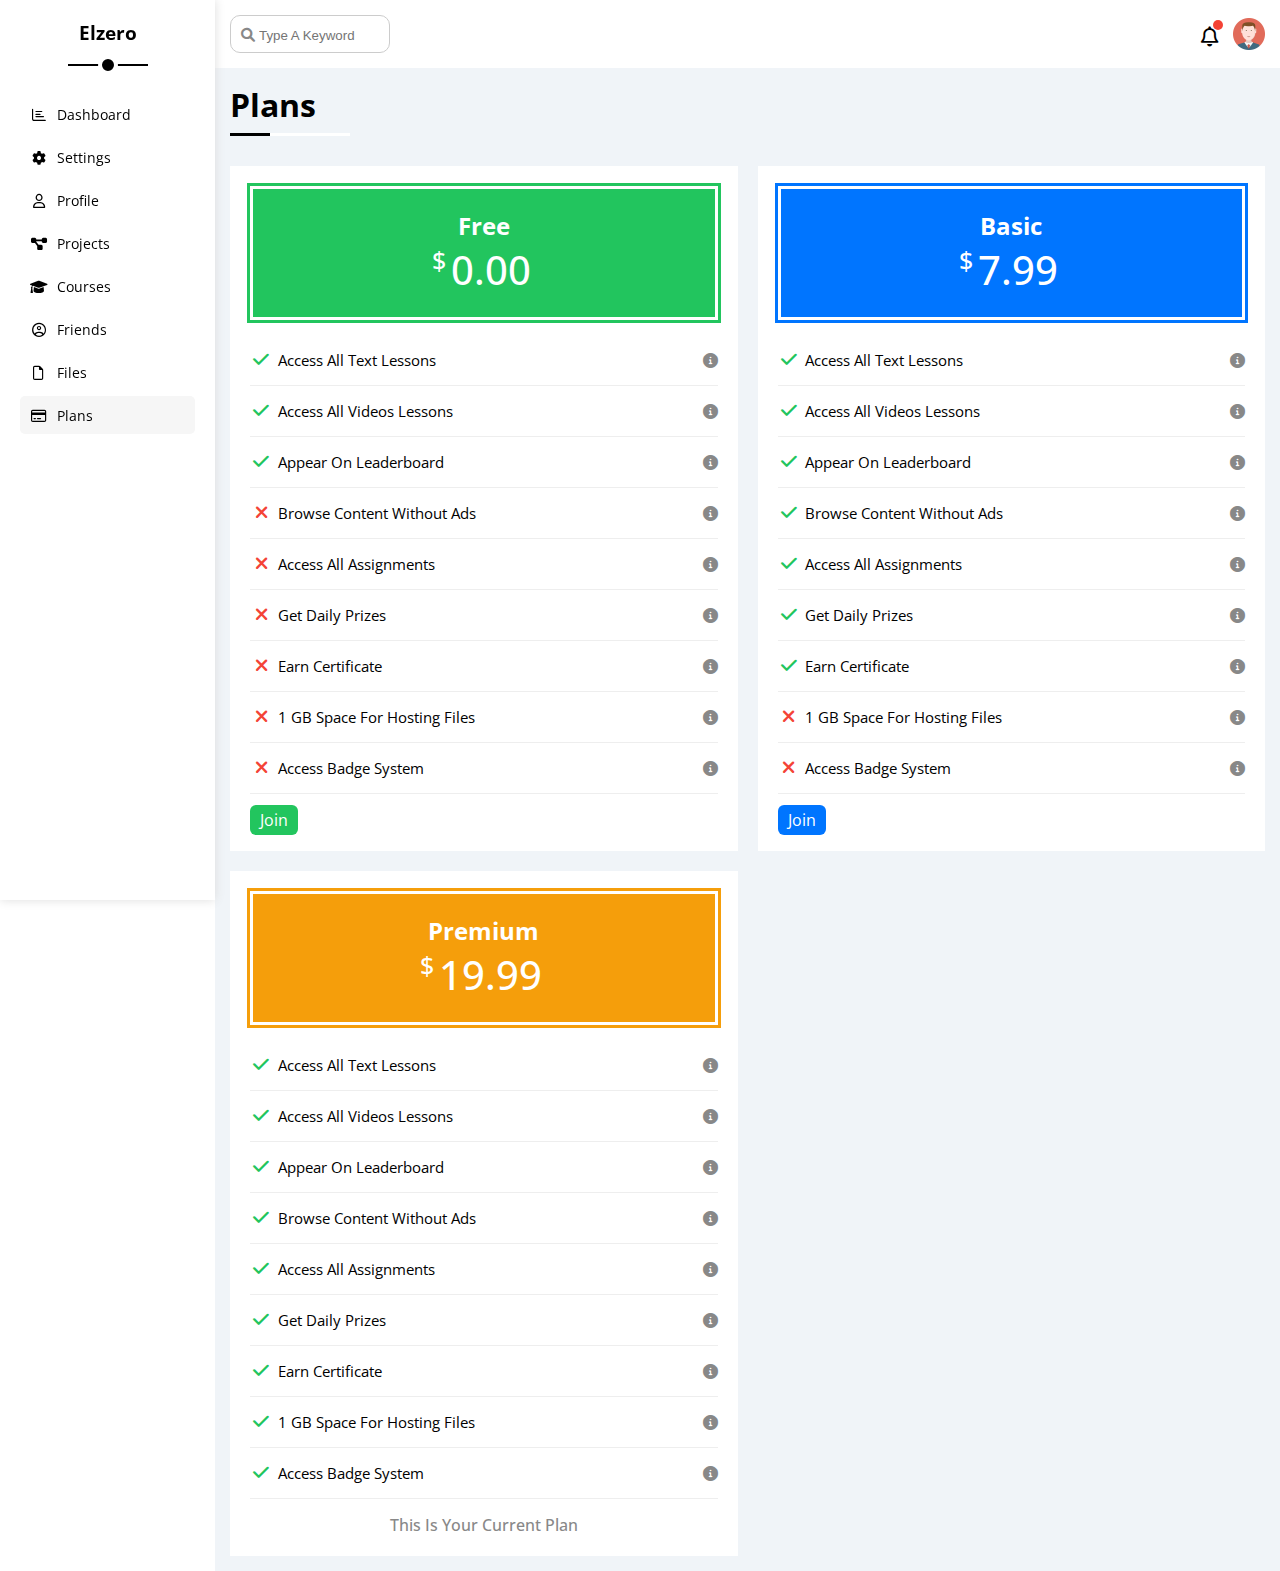
<file: part29.html>
<!DOCTYPE html>
<html lang="en">
<head>
    <meta charset="UTF-8">
    <meta http-equiv="X-UA-Compatible" content="IE=edge">
    <meta name="viewport" content="width=device-width, initial-scale=1.0">
    <link rel="stylesheet" href="css/all.min.css">
    <link rel="stylesheet" href="css/part29.css">
    <link rel="stylesheet" href="css/framwork4.css">
    <title>Plans</title>
    <link rel="preconnect" href="https://fonts.googleapis.com" />
    <link rel="preconnect" href="https://fonts.gstatic.com" crossorigin />
    <link href="https://fonts.googleapis.com/css2?family=Open+Sans:wght@300;500&#038;display=swap"
        rel="stylesheet" />
</head>
<body>
    <nav>
        <h3>Elzero</h3>
        <ul>
            <li><a href="index.html"><i class="fa-regular fa-chart-bar fa-fw"></i>
                <span>Dashboard</span></a>
            </li>
            <li><a href="part23.html"><i class="fa-solid fa-gear fa-fw"></i>
                <span>Settings</span></a>
            </li>
            <li><a href="part24.html"><i class="fa-regular fa-user fa-fw"></i>
                <span>Profile</span></a>
            </li>
            <li><a href="part25.html"><i class="fa-solid fa-diagram-project fa-fw"></i>
                <span>Projects</span></a>
            </li>
            <li><a href="part26.html"><i class="fa-solid fa-graduation-cap fa-fw"></i>
                <span>Courses</span></a>
            </li>
            <li><a href="part27.html"><i class="fa-regular fa-circle-user fa-fw"></i>
                <span>Friends</span></a>
            </li>
            <li><a href="part28.html"><i class="fa-regular fa-file fa-fw"></i>
                <span>Files</span></a>
            </li>
            <li class="active"><a href="#"><i class="fa-regular fa-credit-card fa-fw"></i>
                <span>Plans</span></a>
            </li>
        </ul>
    </nav>
    <header>
        <div>
            <form action="">
                <i class="fa-solid fa-magnifying-glass"></i>
                <input type="text" name="type" placeholder="Type A Keyword">
            </form>
        </div>
        <div>
            <i class="fa-regular fa-bell"></i>
            <img src="t4.img/avatar.png" alt="">
        </div>
    </header>
    <div class="main">
        <h1>Plans</h1>
        <div class="pro">
            <div class="free">
                <div>
                    <h2>Free</h2>
                    <h3><span>$</span>0.00</h3>
                </div>
                <ul>
                    <li><span><i class="fa-solid fa-check fa-fw yes"></i></span>
                        <article><p> Access All Text Lessons</p><span><i class="fa-solid fa-circle-info help"></i></span></article>
                    </li>
                    <li><span><i class="fa-solid fa-check fa-fw yes"></i></span>
                        <article><p> Access All Videos Lessons</p><span><i class="fa-solid fa-circle-info help"></i></span></article>
                    </li>
                    <li><span><i class="fa-solid fa-check fa-fw yes"></i></span>
                        <article><p> Appear On Leaderboard</p><span><i class="fa-solid fa-circle-info help"></i></span></article>
                    </li>
                    <li><span><i class="fa-solid fa-xmark fa-fw non"></i></span>
                        <article><p> Browse Content Without Ads</p><span><i class="fa-solid fa-circle-info help"></i></span></article>
                    </li>
                    <li><span><i class="fa-solid fa-xmark fa-fw non"></i></span>
                        <article><p> Access All Assignments</p><span><i class="fa-solid fa-circle-info help"></i></span></article>
                    </li>
                    <li><span><i class="fa-solid fa-xmark fa-fw non"></i></span>
                        <article><p> Get Daily Prizes</p><span><i class="fa-solid fa-circle-info help"></i></span></article>
                    </li>
                    <li><span><i class="fa-solid fa-xmark fa-fw non"></i></span>
                        <article><p> Earn Certificate</p><span><i class="fa-solid fa-circle-info help"></i></span></article>
                    </li>
                    <li><span><i class="fa-solid fa-xmark fa-fw non"></i></span>
                        <article><p> 1 GB Space For Hosting Files</p><span><i class="fa-solid fa-circle-info help"></i></span></article>
                    </li>
                    <li><span><i class="fa-solid fa-xmark fa-fw non"></i></span>
                        <article><p> Access Badge System</p><span><i class="fa-solid fa-circle-info help"></i></span></article>
                    </li>
                </ul>
                <a href="#">Join</a>
            </div>
            <div class="basic">
                <div>
                    <h2>Basic</h2>
                    <h3><span>$</span>7.99</h3>
                </div>
                <ul>
                    <li><span><i class="fa-solid fa-check fa-fw yes"></i></span>
                        <article><p> Access All Text Lessons</p><span><i class="fa-solid fa-circle-info help"></i></span></article>
                    </li>
                    <li><span><i class="fa-solid fa-check fa-fw yes"></i></span>
                        <article><p> Access All Videos Lessons</p><span><i class="fa-solid fa-circle-info help"></i></span></article>
                    </li>
                    <li><span><i class="fa-solid fa-check fa-fw yes"></i></span>
                        <article><p> Appear On Leaderboard</p><span><i class="fa-solid fa-circle-info help"></i></span></article>
                    </li>
                    <li><span><i class="fa-solid fa-check fa-fw yes"></i></span>
                        <article><p> Browse Content Without Ads</p><span><i class="fa-solid fa-circle-info help"></i></span></article>
                    </li>
                    <li><span><i class="fa-solid fa-check fa-fw yes"></i></span>
                        <article><p> Access All Assignments</p><span><i class="fa-solid fa-circle-info help"></i></span></article>
                    </li>
                    <li><span><i class="fa-solid fa-check fa-fw yes"></i></span>
                        <article><p> Get Daily Prizes</p><span><i class="fa-solid fa-circle-info help"></i></span></article>
                    </li>
                    <li><span><i class="fa-solid fa-check fa-fw yes"></i></span>
                        <article><p> Earn Certificate</p><span><i class="fa-solid fa-circle-info help"></i></span></article>
                    </li>
                    <li><span><i class="fa-solid fa-xmark fa-fw non"></i></span>
                        <article><p> 1 GB Space For Hosting Files</p><span><i class="fa-solid fa-circle-info help"></i></span></article>
                    </li>
                    <li><span><i class="fa-solid fa-xmark fa-fw non"></i></span>
                        <article><p> Access Badge System</p><span><i class="fa-solid fa-circle-info help"></i></span></article>
                    </li>
                </ul>
                <a href="#">Join</a>
            </div>
            <div class="pre">
                <div>
                    <h2>Premium</h2>
                    <h3><span>$</span>19.99</h3>
                </div>
                <ul>
                    <li><span><i class="fa-solid fa-check fa-fw yes"></i></span>
                        <article><p> Access All Text Lessons</p><span><i class="fa-solid fa-circle-info help"></i></span></article>
                    </li>
                    <li><span><i class="fa-solid fa-check fa-fw yes"></i></span>
                        <article><p> Access All Videos Lessons</p><span><i class="fa-solid fa-circle-info help"></i></span></article>
                    </li>
                    <li><span><i class="fa-solid fa-check fa-fw yes"></i></span>
                        <article><p> Appear On Leaderboard</p><span><i class="fa-solid fa-circle-info help"></i></span></article>
                    </li>
                    <li><span><i class="fa-solid fa-check fa-fw yes"></i></span>
                        <article><p> Browse Content Without Ads</p><span><i class="fa-solid fa-circle-info help"></i></span></article>
                    </li>
                    <li><span><i class="fa-solid fa-check fa-fw yes"></i></span>
                        <article><p> Access All Assignments</p><span><i class="fa-solid fa-circle-info help"></i></span></article>
                    </li>
                    <li><span><i class="fa-solid fa-check fa-fw yes"></i></span>
                        <article><p> Get Daily Prizes</p><span><i class="fa-solid fa-circle-info help"></i></span></article>
                    </li>
                    <li><span><i class="fa-solid fa-check fa-fw yes"></i></span>
                        <article><p> Earn Certificate</p><span><i class="fa-solid fa-circle-info help"></i></span></article>
                    </li>
                    <li><span><i class="fa-solid fa-check fa-fw yes"></i></span>
                        <article><p> 1 GB Space For Hosting Files</p><span><i class="fa-solid fa-circle-info help"></i></span></article>
                    </li>
                    <li><span><i class="fa-solid fa-check fa-fw yes"></i></span>
                        <article><p> Access Badge System</p><span><i class="fa-solid fa-circle-info help"></i></span></article>
                    </li>
                </ul>
                <h4>This Is Your Current Plan</h4>
            </div>
        </div>
    </div>
</body>
</html>
</file>
<file: css/part22.css>
.project::-webkit-scrollbar {
    width: 1em;
}
.project::-webkit-scrollbar-track {
    background-color: white;
}
.project::-webkit-scrollbar-thumb {
    background-color: var(--blue-color);
    transition: 0.3s;
    -webkit-transition: 0.3s;
    -moz-transition: 0.3s;
    -ms-transition: 0.3s;
    -o-transition: 0.3s;
}
.project::-webkit-scrollbar-thumb:hover {
    background-color: var(--blue-alt-color);
}
.main .pro{
    display: grid;
    grid-template-columns: repeat(auto-fill,minmax(450px,1fr));
    gap: 20px;
}
@media (max-width: 767px){
    .main .pro{
        display: grid;
        grid-template-columns: repeat(auto-fill,minmax(250px,1fr));
        gap: 20px;
    }
}
@media (min-width: 625px) and (max-width: 767px){
    .main .pro{
        display: grid;
        grid-template-columns: repeat(auto-fill,minmax(350px,1fr));
        gap: 20px;
    }
}
.main .pro > div{
    background-color: white;
    border-radius: 10px;
    -webkit-border-radius: 10px;
    -moz-border-radius: 10px;
    -ms-border-radius: 10px;
    -o-border-radius: 10px;
}
.main .pro .wel article{
    background-color: #eee;
    border-top-right-radius: 10px;
    border-top-left-radius: 10px;
    display: flex;
    justify-content: space-between;
    padding: 20px;
}
.main .pro .wel article img{
    width: 200px;
    height: 100px;
}
@media (max-width: 767px){
    .main .pro .wel article img{
        display: none;
    }
}
.main .pro .wel img.ava{
    width: 60px;
    height: 60px;
    border: 5px solid white;
    position: relative;
    top: -25px;
    left: 20px;
    border-radius: 50%;
    -webkit-border-radius: 50%;
    -moz-border-radius: 50%;
    -ms-border-radius: 50%;
    -o-border-radius: 50%;
}
@media (max-width: 767px){
    .main .pro .wel img.ava{
        left: 50%;
        transform: translateX(-50%);
        -webkit-transform: translateX(-50%);
        -moz-transform: translateX(-50%);
        -ms-transform: translateX(-50%);
        -o-transform: translateX(-50%);
}
}
.main .pro .wel p,
.main .pro .dra p{
    color: var(--grey-color);
    margin-top: 5px;
    font-size: 15px;
}
.main .pro .wel ul{
    display: flex;
    border-top: 1px solid #eee;
    border-bottom: 1px solid #eee;
    justify-content: space-around;
    padding: 20px 0px;
    text-align: center;
}
@media (max-width: 767px){
    .main .pro .wel ul{
        flex-direction: column;
        justify-content: center;
    }
    .main .pro .wel ul li:not(:last-child){
        margin-bottom: 20px;
    }
}
.main .pro .wel .lin{
    padding: 20px;
    display: flex;
    justify-content: flex-end;
}
.main .pro .wel .lin a,
.main .pro .dra .lin a{
    text-decoration: none;
    font-size: 14px;
    padding: 5px 10px;
    color: white;
    background-color: var(--blue-color);
    border-radius: 5px;
    -webkit-border-radius: 5px;
    -moz-border-radius: 5px;
    -ms-border-radius: 5px;
    -o-border-radius: 5px;
}
.main .pro .wel .lin a:hover,
.main .pro .dra .lin a:hover{
    background-color: var(--blue-alt-color);
}
.main .pro .dra{
    padding: 20px;
}
.main .pro .dra .lin{
    display: flex;
    justify-content: flex-end;
}
.main .pro .dra form{
    margin-top: 20px;
}
.main .pro .dra form input{
    width: 100%;
    border: 0px;
    outline: 0px;
    background-color: #eee;
    height: 35px;
    padding: 10px;
    margin-bottom: 20px;
    border-radius: 10px;
    -webkit-border-radius: 10px;
    -moz-border-radius: 10px;
    -ms-border-radius: 10px;
    -o-border-radius: 10px;
}
.main .pro .dra form input:last-child{
    padding:10px 10px 130px;
}
.main .tar{
    padding: 20px;
}
.main .tar p{
    color: var(--grey-color);
    margin-top: 10px;
}
.main .tar article{
    display: flex;
    align-items: center;
}
.main .tar article div.icon{
    width: 80px;
    height: 80px;
    margin-right: 15px;
    background-color: rgb(0 117 255 / 20%);
    margin-top: 20px;
    position: relative;
}
.main .tar article div.orange{
    background-color: rgb(245 158 11 / 20%);
}
.main .tar article div.green{
    background-color: rgb(34 197 94 / 20%);
}
.main .tar article div.icon i{
    position: absolute;
    top: 50%;
    left: 50%;
    transform: translate(-50%,-50%);
    -webkit-transform: translate(-50%,-50%);
    -moz-transform: translate(-50%,-50%);
    -ms-transform: translate(-50%,-50%);
    -o-transform: translate(-50%,-50%);
}
.main .tar article div.icon i.c-blue{
    color: var(--blue-color);
}
.main .tar article div.icon i.c-orange{
    color: var(--orange-color);
}
.main .tar article div.icon i.c-green{
    color: var(--green-color);
}
.main .tar article .detail{
    width: 100%;
}
.main .tar article .detail p{
    margin-bottom: 5px;
}
.main .tar article .detail div{
    position: relative;
    width: 100%;
    height: 3px;
    background-color: rgb(0 117 255 / 20%);
    margin-top: 10px;
}
.main .tar article .detail div.org{
    background-color: rgb(245 158 11 / 20%);
}
.main .tar article .detail div.gre{
    background-color: rgb(34 197 94 / 20%);
}
.main .tar article .detail div div{
    position: relative;
    background-color: var(--blue-color);
    height: 3px;
}
.main .tar article .detail div.org div{
    background-color: var(--orange-color);
}
.main .tar article .detail div.gre div{
    background-color: var(--green-color);
}
.main .tar article .detail div div::after{
    content: attr(data-pro);
    font-size: 14px;
    padding: 2px 5px;
    color: white;
    background-color: var(--blue-color);
    position: absolute;
    top: -35px;
    right: -17px;
    border-radius: 5px;
    -webkit-border-radius: 5px;
    -moz-border-radius: 5px;
    -ms-border-radius: 5px;
    -o-border-radius: 5px;
}
.main .tar article .detail > div.org div::after{
    background-color: var(--orange-color);
}
.main .tar article .detail > div.gre div::after{
    background-color: var(--green-color);
}
.main .tar article .detail > div div::before{
    content: "";
    border-width: 5px;
    border-style: solid;
    border-color: var(--blue-color) transparent transparent;
    position: absolute;
    top: -12px;
    right: -4px;
}
.main .tar article .detail > div.org div::before{
    border-color: var(--orange-color) transparent transparent;
}
.main .tar article .detail > div.gre div::before{
    border-color: var(--green-color) transparent transparent;
}
.main .sta{
    padding: 20px;
}
.main .sta p{
    color: var(--grey-color);
    margin: 10px 0px 15px;
}
.main .sta .tot{
    display: grid;
    grid-template-columns: repeat(auto-fill,minmax(200px,1fr));
    gap: 20px;
}
.main .sta .tot article{
    border: 1px solid #ccc;
    padding: 20px 0px;
    text-align: center;
    border-radius: 10px;
    -webkit-border-radius: 10px;
    -moz-border-radius: 10px;
    -ms-border-radius: 10px;
    -o-border-radius: 10px;
}
.main .sta .tot article i{
    color: var(--orange-color);
    font-size: 25px;
}
.main .sta .tot article.pen i{
    color: var(--blue-color);
}
.main .sta .tot article.clos i{
    color: var(--green-color);
}
.main .sta .tot article.del i{
    color: var(--red-color);
}
.main .sta .tot article h2{
    margin: 5px 0px;
}
.main .sta .tot article span{
    color: var(--grey-color);
    font-size: 14px;
}
.main .new{
    padding: 20px;
}
.main .new .all article{
    position: relative;
    padding: 20px 0px 0px;
    display: flex;
    align-items: center;
}
@media (max-width:767px){
    .main .new .all article{
        flex-direction: column;
        text-align: center;
    }
}
.main .new .all article:not(:last-child){
    border-bottom: 1px solid #eee;
    padding: 20px 0px;
}
.main .new .all article img{
    width: 100px;
    height: 50px;
    margin-right: 15px;
    border-radius: 6px;
    -webkit-border-radius: 6px;
    -moz-border-radius: 6px;
    -ms-border-radius: 6px;
    -o-border-radius: 6px;
}
.main .new .all article div h3{
    font-size: 16px;
    margin: 5px 0px;
}
.main .new .all article div p,
.main .lat article div p{
    font-size: 14px;
    color: var(--grey-color);
}
.main .new .all article span,
.main .lat article span{
    padding: 5px 10px;
    font-size: 12px;
    background-color: #eee;
    position: absolute;
    right: 0px;
    top: 50%;
    transform: translateY(-50%);
    border-radius: 5px;
    -webkit-border-radius: 5px;
    -moz-border-radius: 5px;
    -ms-border-radius: 5px;
    -o-border-radius: 5px;
    -webkit-transform: translateY(-50%);
    -moz-transform: translateY(-50%);
    -ms-transform: translateY(-50%);
    -o-transform: translateY(-50%);
}
@media (max-width:767px){
    .main .new .all article span{
        width: fit-content;
        margin-top: 10px;
        position: relative;
        bottom: -15px;
        text-align: center;
    }
}
.main .tas{
    padding: 20px;
}
.main .tas article{
    display: flex;
    justify-content: space-between;
    align-items: center;
    padding: 15px 0px 0px;
}
.main .tas article:not(:last-child){
    border-bottom: 1px solid #eee;
    padding: 15px 0px;
}
.main .tas article:nth-child(5){
    opacity: 0.3;
}
.main .tas article div h3{
    font-size: 15px;
}
.main .tas article div p{
    font-size: 16px;
    color: var(--grey-color);
}
.main .tas article div i{
    cursor: pointer;
    transition: 0.3s;
    -webkit-transition: 0.3s;
    -moz-transition: 0.3s;
    -ms-transition: 0.3s;
    -o-transition: 0.3s;
}
.main .tas article div i:hover{
    color: var(--red-color);
}
.main .sea{
    padding: 20px;
}
.main .sea article{
    display: flex;
    justify-content: space-between;
    align-items: center;
    padding: 15px 0px 0px;
}
.main .sea article:not(:last-child){
    padding: 15px 0px;
}
.main .sea article p{
    color: var(--grey-color);
}
.main .sea article h3{
    font-size: 16px;
    font-weight: 500;
}
.main .sea article span{
    font-size: 12px;
    padding: 4px 10px;
    background-color: #eee;
    border-radius: 6px;
    -webkit-border-radius: 6px;
    -moz-border-radius: 6px;
    -ms-border-radius: 6px;
    -o-border-radius: 6px;
}
.main .lat{
    padding: 20px;
}
.main .lat h2{
    margin-bottom: 10px;
}
.main .lat article{
    padding: 10px 0px 0px;
    position: relative;
    display: flex;
    align-items: center;
}
.main .lat article:not(:last-child){
    border-bottom: 1px solid #eee;
    padding: 10px 0px;
}
.main .lat article img{
    width: 40px;
    height: 40px;
    margin-right: 10px;
}
.main .lat article div h3{
    font-size: 16px;
    font-weight: 500;
}
/*
.main .new .all article باقى الاستايل ف 
*/
.main .jec{
    padding: 20px;
}
.main .jec article{
    position: relative;
}
.main .jec article::after{
    content: "";
    width: 2px;
    height: 100%;
    background-color: var(--blue-color);
    position: absolute;
    left: 11px;
    top: 0%;
}
.main .jec article h3{
    font-size: 16px;
    font-weight: 500;
    margin: 25px 0px 0px;
    padding-left: 40px;
    position: relative;
}
.main .jec article h3::after{
    content: "";
    z-index: 100;
    width: 20px;
    height: 20px;
    position: absolute;
    left: 0%;
    top: 50%;
    background-color: var(--blue-color);
    border: 2px solid white;
    outline: 2px solid var(--blue-color);
    border-radius: 50%;
    -webkit-border-radius: 50%;
    -moz-border-radius: 50%;
    -ms-border-radius: 50%;
    -o-border-radius: 50%;
    transform: translateY(-50%);
    -webkit-transform: translateY(-50%);
    -moz-transform: translateY(-50%);
    -ms-transform: translateY(-50%);
    -o-transform: translateY(-50%);
}
.main .jec article h3:nth-child(4):after{
    animation: white-blue 2s 0s infinite;
    -webkit-animation: white-blue 2s 0s infinite;
}
@keyframes white-blue{
    0%{
        background-color: white;
    }
    50%{
        background-color: var(--blue-color);
    }
    100%{
        background-color: white;
    }
}
.main .jec article h3:last-child::after{
    background-color: white;
}
.main .rem{
    padding: 20px;
}
.main .rem h2{
    margin-bottom: 25px;
}
.main .rem article{
    position: relative;
    margin-top: 15px;
    padding-left: 45px;
}
.main .rem article h3{
    font-size: 14px;
    margin-bottom: 5px;
}
.main .rem article p{
    font-size: 12px;
    color: var(--grey-color);
}
.main .rem article::after{
    content: "";
    width: 15px;
    height: 15px;
    background-color: var(--blue-color);
    position: absolute;
    top: 50%;
    left: 0%;
    transform: translateY(-50%);
    -webkit-transform: translateY(-50%);
    -moz-transform: translateY(-50%);
    -ms-transform: translateY(-50%);
    -o-transform: translateY(-50%);
    border-radius: 50%;
    -webkit-border-radius: 50%;
    -moz-border-radius: 50%;
    -ms-border-radius: 50%;
    -o-border-radius: 50%;
}
.main .rem article:nth-child(3)::after,
.main .rem article:nth-child(3)::before{
    background-color: var(--green-color);
}
.main .rem article:nth-child(4)::after,
.main .rem article:nth-child(4)::before{
    background-color: var(--orange-color);
}
.main .rem article:nth-child(5)::after,
.main .rem article:nth-child(5)::before{
    background-color: var(--red-color);
}
.main .rem article::before{
    content: "";
    width: 2px;
    height: 100%;
    background-color: var(--blue-color);
    position: absolute;
    top: 0%;
    left: 30px;
}
.main .pos{
    padding: 20px;
}
.main .pos .osa {
    display: flex;
    align-items: center;
    margin-top: 20px;
}
.main .pos .osa img{
    width: 48px;
    height: 48px;
    margin-right: 15px;
}
.main .pos article span{
    color: var(--grey-color);
}
.main .pos .for{
    margin: 20px 0px;
    padding: 20px 0px;
    border-top: 1px solid #eee;
    border-bottom: 1px solid #eee;
    line-height: 1.8;
}
.main .pos .icn{
    display: flex;
    justify-content: space-between;
}
.main .med{
    padding: 20px;
}
.main .med h2{
    margin-bottom: 15px;
}
.main .med article{
    position: relative;
    display: flex;
    align-items: center;
    padding: 13px 15px 13px 70px;
    background-color: rgb(29 161 242 / 20%);
    color: #1da1f2;
    margin-top: 10px;
}
.main .med article:nth-child(4){
    color: red;
    background-color: rgb(255 0 0 / 20%);
}
.main .med article:nth-child(5){
    background-color: rgb(0 119 181 / 20%);
    color: #0077b5;
}
.main .med article > p{
    height: 100%;
    background-color: #1da1f2;
    padding-top: 10px;
    width: 55px;
    position: absolute;
    left: 0%;
    top: 0%;
    transition: 0.3s;
    -webkit-transition: 0.3s;
    -moz-transition: 0.3s;
    -ms-transition: 0.3s;
    -o-transition: 0.3s;
}
.main .med article > p i{
    color: white;
    position: absolute;
    top: 50%;
    left: 50%;
    transform: translate(-50%,-50%);
    -webkit-transform: translate(-50%,-50%);
    -moz-transform: translate(-50%,-50%);
    -ms-transform: translate(-50%,-50%);
    -o-transform: translate(-50%,-50%);
}
.main .med article p.facebook{
    background-color: #1877f2;
}
.main .med article p.youtube{
    background-color: #ff0000;
}
.main .med article p.linkedin{
    background-color: #0077b5;
}
.main .med article > p:hover{
    transform: rotate(5deg);
}
.main .med article div{
    display: flex;
    align-items: center;
    justify-content:space-between;
    width: 100%;
}
.main .med article div a{
    text-decoration: none;
    padding: 5px 10px;
    font-size: 12px;
    color: white;
    background-color: #1da1f2;
    border-radius: 5px;
    -webkit-border-radius: 5px;
    -moz-border-radius: 5px;
    -ms-border-radius: 5px;
    -o-border-radius: 5px;
}
.main .med article:nth-child(3) div a{
    background-color: #1877f2;
}
.main .med article:nth-child(4) div a{
    background-color: #ff0000;
}
.main .med article:nth-child(5) div a{
    background-color: #0077b5;
}
.main .project{
    padding: 20px;
    background-color: white;
    border-radius: 10px;
    width: 100%;
    margin-top: 20px;
    overflow-x: auto;
}
.main .project table{
    margin-top: 15px;
    width: 1065px;
    border-collapse: collapse;
}
.main .project table thead{
    background-color: #eee;
}
.main .project table thead td{
    font-weight: bold;
    padding: 15px 10px;
}
.main .project table td{
    border: 1px solid #eee;
    padding: 15px 10px;
    font-size: 15px;
    position: relative;
}
.main .project table td:nth-child(5){
    width: 150px;
}
.main .project table tbody tr:hover{
    background-color: #f6f6f6;
}
.main .project table td img{
    width: 30px;
    height: 30px;
    border: 2px solid white;
    border-radius: 50%;
    -webkit-border-radius: 50%;
    -moz-border-radius: 50%;
    -ms-border-radius: 50%;
    -o-border-radius: 50%;
}
.main .project table td img:nth-child(2){
    position: absolute;
    left: 25px;
}
.main .project table td img:nth-child(3){
    position: absolute;
    left: 40px;
}
.main .project table td img:nth-child(4){
    position: absolute;
    left: 55px;
}
.main .project table td span{
    padding: 5px 10px;
    font-size: 13px;
    color: white;
    background-color: var(--green-color);
    border-radius: 5px;
}
.main .project table tr:nth-child(1) td span{
    background-color: var(--orange-color);
}
.main .project table tr:nth-child(2) td span{
    background-color: var(--blue-color);
}
.main .project table tr:nth-child(5) td span{
    background-color: var(--red-color);
}
</file>
<file: css/framwork4.css>
:root {
    --blue-color: #0075ff;
    --blue-alt-color: #0d69d5;
    --orange-color: #f59e0b;
    --green-color: #22c55e;
    --red-color: #f44336;
    --grey-color: #888;
}
* {
    -webkit-box-sizing: border-box;
    -moz-box-sizing: border-box;
    box-sizing: border-box;
    padding: 0;
    margin: 0;
}
html {
    scroll-behavior: smooth;
}
body::-webkit-scrollbar {
    width: 1em;
}
body::-webkit-scrollbar-track {
    background-color: white;
}
body::-webkit-scrollbar-thumb{
    background-color: var(--blue-color);
    transition: 0.3s;
    -webkit-transition: 0.3s;
    -moz-transition: 0.3s;
    -ms-transition: 0.3s;
    -o-transition: 0.3s;
}
body::-webkit-scrollbar-thumb:hover {
    background-color: var(--blue-alt-color);
}
body {
    font-family: "Open Sans", sans-serif;
    margin: 0;
}
nav{
    width: 215px;
    box-shadow: 0 0 10px #ddd;
    position: fixed;
    top: 0;
    left: 0;
    height: 100%;
    padding: 20px;
    z-index: 100;
}
@media (max-width: 767px){
    nav {
        width: 58px;
        padding: 10px;
    }
}
nav h3{
    text-align: center;
    margin-bottom: 50px;
    position: relative;
}
@media (max-width: 767px){
    nav h3{
        margin-bottom: 15px;
        font-size: 13px;
    }
}
nav h3::after{
    content: "";
    width: 12px;
    height: 12px;
    position: absolute;
    bottom: -30px;
    left: 50%;
    background-color: black;
    border: 4px solid white;
    border-radius: 50%;
    -webkit-border-radius: 50%;
    -moz-border-radius: 50%;
    -ms-border-radius: 50%;
    -o-border-radius: 50%;
    transform: translateX(-50%);
    -webkit-transform: translateX(-50%);
    -moz-transform: translateX(-50%);
    -ms-transform: translateX(-50%);
    -o-transform: translateX(-50%);
}
nav h3::before{
    content: "";
    width: 80px;
    height: 2px;
    position: absolute;
    bottom: -21px;
    left: 50%;
    background-color: black;
    transform: translateX(-50%);
    -webkit-transform: translateX(-50%);
    -moz-transform: translateX(-50%);
    -ms-transform: translateX(-50%);
    -o-transform: translateX(-50%);
}
@media (max-width: 767px){
    nav h3::after,
    nav h3::before{
        display: none;
    }
}
ul {
    list-style-type: none;
}
nav ul li {
    z-index: 1000;
    padding: 8px 10px;
    margin-bottom: 5px;
    border-radius: 5px;
    -webkit-border-radius: 5px;
    -moz-border-radius: 5px;
    -ms-border-radius: 5px;
    -o-border-radius: 5px;
}
@media (max-width: 767px){
    nav ul li {
        padding: 5px 10px;
    }
}
nav ul li.active{
    background-color:  #f6f6f6;
}
nav ul li:hover{
    background-color:  #f6f6f6;
}
nav ul li a{
    text-decoration: none;
    color: black;
    font-size: 14px;
}
nav ul li a span{
    padding-left: 5px;
}
@media (max-width: 767px){
    nav ul li a span {
        display: none;
    }
}
header{
    padding: 15px 15px 15px 230px;
    display: flex;
    align-items: center;
    justify-content: space-between;
}
@media (max-width: 767px){
    header {
        padding: 15px 15px 15px 75px;
    }
}
header div form {
    padding: 7px 10px;
    border: 1px solid #ccc;
    border-radius: 10px;
    -webkit-border-radius: 10px;
    -moz-border-radius: 10px;
    -ms-border-radius: 10px;
    -o-border-radius: 10px;
}
header div form i.fa-solid{
    color: var(--grey-color);
    font-size: 14px;
}
header div form input{
    border: 0;
    outline: 0;
    width: 120px;
    transition: 0.3s;
    -webkit-transition: 0.3s;
    -moz-transition: 0.3s;
    -ms-transition: 0.3s;
    -o-transition: 0.3s;
}
header div form input:focus{
    width: 150px;
}
header div form input:focus::placeholder{
    visibility: hidden;
}
header div i.fa-bell{
    font-size: 20px;
    position: relative;
}
header div i.fa-bell::after{
    content: "";
    background-color: var(--red-color);
    width: 10px;
    height: 10px;
    position: absolute;
    top: -7px;
    right: -4px;
    border-radius: 50%;
    -webkit-border-radius: 50%;
    -moz-border-radius: 50%;
    -ms-border-radius: 50%;
    -o-border-radius: 50%;
}
header div img{
    width: 32px;
    height: 32px;
    vertical-align:-6px;
    margin-left: 10px;
}
.main{
    padding: 15px;
    background-color: #f0f4f8;
    margin-left: 215px;
}
@media (max-width: 767px){
    .main {
        padding: 15px;
        margin-left: 60px;
    }
}
.main h1{
    position: relative;
    width: fit-content;
    margin-bottom: 40px;
}
.main h1::after{
    content: "";
    background-color: white;
    width: 120px;
    height: 3px;
    position: absolute;
    bottom: -10px;
    left: 0%;
}
.main h1::before{
    content: "";
    background-color: black;
    width: 40px;
    height: 3px;
    position: absolute;
    bottom: -10px;
    left: 0%;
    z-index: 100;
}
</file>
<file: css/part23.css>
.main .pro{
    display: grid;
    grid-template-columns: repeat(auto-fill,minmax(450px,1fr));
    gap: 20px;
}
@media (max-width: 767px){
    .main .pro{
        display: grid;
        grid-template-columns: repeat(auto-fill,minmax(250px,1fr));
        gap: 20px;
    }
}
@media (min-width: 625px) and (max-width: 767px){
    .main .pro{
        display: grid;
        grid-template-columns: repeat(auto-fill,minmax(350px,1fr));
        gap: 20px;
    }
}
.main .pro > div{
    padding: 20px;
    background-color: white;
    border-radius: 10px;
    -webkit-border-radius: 10px;
    -moz-border-radius: 10px;
    -ms-border-radius: 10px;
    -o-border-radius: 10px;
}
.main .pro div > p{
    color: var(--grey-color);
    margin-top: 5px;
    font-size: 15px;
}
.main .pro .sit article{
    margin: 20px 0px;
    display: flex;
    justify-content: space-between;
    align-items: center;
}
.main .pro h4{
    font-weight: 500;
}
.main .pro span{
    color: var(--grey-color);
    font-size: 13px;
}
.main .pro .rig input{
    display: none;
}
.main .pro .rig div{
    cursor: pointer;
    position: relative;
    padding: 3px;
    width: 80px;
    height: 30px;
    background-color: #ccc;
    display: flex;
    border-radius: 15px;
    -webkit-border-radius: 15px;
    -moz-border-radius: 15px;
    -ms-border-radius: 15px;
    -o-border-radius: 15px;
}
.main .pro .rig input:checked + div{
    background-color: var(--blue-color);
}
.main .pro .rig p{
    margin: 0;
    height: 23px;
    text-align: center;
    color: #aaa;
    width: 23px;
    background-color: white;
    position: absolute;
    left: 5%;
    top: 50%;
    transition: 0.3s;
    transform: translateY(-50%);
    border-radius: 50%;
    -webkit-border-radius: 50%;
    -moz-border-radius: 50%;
    -ms-border-radius: 50%;
    -o-border-radius: 50%;
    -webkit-transform: translateY(-50%);
    -moz-transform: translateY(-50%);
    -ms-transform: translateY(-50%);
    -o-transform: translateY(-50%);
    -webkit-transition: 0.3s;
    -moz-transition: 0.3s;
    -ms-transition: 0.3s;
    -o-transition: 0.3s;
}
.main .pro .rig input:checked + div p{
    color: var(--blue-color);
    transform: translate(49px,-11.5px);
    -webkit-transform: translate(49px,-11.5px);
    -moz-transform: translate(49px,-11.5px);
    -ms-transform: translate(49px,-11.5px);
    -o-transform: translate(49px,-11.5px);
}
.main .pro .rig p i{
    position: absolute;
    top: 49%;
    left: 50%;
    transform: translate(-50%,-50%);
    -webkit-transform: translate(-50%,-50%);
    -moz-transform: translate(-50%,-50%);
    -ms-transform: translate(-50%,-50%);
    -o-transform: translate(-50%,-50%);
}
.main .pro .rig div p .fa-check{
    display: none;
}
.main .pro .rig input:checked + div .fa-xmark{
    display: none;
}
.main .pro .rig input:checked + div .fa-check{
    display: block;
}
.main .sit form{
    height: 150px;
}
.main .sit form textarea{
    width: 100%;
    height: 100%;
    outline: 0px;
    padding: 10px;
    border: 1px solid #ccc;
    resize: none;
    border-radius: 5px;
    -webkit-border-radius: 5px;
    -moz-border-radius: 5px;
    -ms-border-radius: 5px;
    -o-border-radius: 5px;
}
.main .inf form div{
    margin-top: 10px;
}
.main .inf form div label{
    color: var(--grey-color);
    font-size: 14px;
}
.main .inf form div input{
    margin-top: 5px;
    outline: 0;
    border: 1px solid #ccc;
    width: 100%;
    height: 35px;
    padding: 0px 10px;
    border-radius: 5px;
    -webkit-border-radius: 5px;
    -moz-border-radius: 5px;
    -ms-border-radius: 5px;
    -o-border-radius: 5px;
}
.main .inf form div:last-child input{
    width: calc(100% - 80px);
    margin-right: 10px;
    opacity: 0.5;
    background-color: #f0f4f8;
    cursor: no-drop;
}
.main .inf form div:last-child a{
    text-decoration: none;
    color: var(--blue-color);
}
.main .sec article{
    display: flex;
    align-items: center;
    justify-content: space-between;
    padding: 15px 0px 0px;
}
.main .sec article:not(:last-child){
    border-bottom: 1px solid #eee;
    padding: 20px 0px;
}
.main .sec article a{
    padding: 4px 10px;
    text-decoration: none;
    color: white;
    background-color: var(--blue-color);
    transition: 0.3s;
    border-radius: 6px;
    -webkit-border-radius: 6px;
    -moz-border-radius: 6px;
    -ms-border-radius: 6px;
    -o-border-radius: 6px;
    -webkit-transition: 0.3s;
    -moz-transition: 0.3s;
    -ms-transition: 0.3s;
    -o-transition: 0.3s;
}
.main .sec article a.chan:hover{
    background-color: var(--blue-alt-color);
}
.main .sec article:last-child a{
    color: black;
    background-color: #eee;
}
.main .soc article{
    margin-top: 15px;
    display: flex;
    align-items: center;
}
.main .soc article p{
    position: relative;
    border: 1px solid #ddd;
    width: 40px;
    height: 40px;
    color: var(--grey-color);
    background-color: #eee;
    border-radius: 6px 0 0 6px;
    -webkit-border-radius: 6px 0 0 6px;
    -moz-border-radius: 6px 0 0 6px;
    -ms-border-radius: 6px 0 0 6px;
    -o-border-radius: 6px 0 0 6px;
}
.main .soc article p i{
    font-size: 16px;
    position: absolute;
    top: 50%;
    left: 50%;
    transform: translate(-50%,-50%);
    -webkit-transform: translate(-50%,-50%);
    -moz-transform: translate(-50%,-50%);
    -ms-transform: translate(-50%,-50%);
    -o-transform: translate(-50%,-50%);
}
.main .soc article input{
    height: 40px;
    width: 100%;
    outline: 0;
    background-color: #eee;
    border: 1px solid #ddd;
    padding-left: 10px;
    border-radius: 0px 6px 6px 0px;
    -webkit-border-radius: 0px 6px 6px 0px;
    -moz-border-radius: 0px 6px 6px 0px;
    -ms-border-radius: 0px 6px 6px 0px;
    -o-border-radius: 0px 6px 6px 0px;
}
.main .wid form{
    margin-top: 20px;
}
.main .wid form div{
    margin-top: 15px;
}
.main .wid form div input,
.main .man form div input{
    margin-right: 7px;
    font-size: 18px;
    cursor: pointer;
}
.main .wid form div label,
.main .man form div label{
    cursor: pointer;
}
.main .man form div{
    margin-top: 10px;
}
.main .man form{
    padding: 10px 0px 15px;
    border-bottom: 1px solid #eee;
}
.main .man article{
    margin-top: 20px;
    display: grid;
    grid-template-columns: repeat(auto-fill,minmax(150px,1fr));
    gap: 10px;
}
@media(min-width:930px) and (max-width:1199px){
    .main .man article{
        display: grid;
        grid-template-columns: repeat(auto-fill,minmax(200px,1fr));
        gap: 10px;
    }
}
.main .man article label div{
    cursor: pointer;
    padding: 15px 0px;
    border: 2px solid #eee;
    text-align: center;
    border-radius: 10px;
    -webkit-border-radius: 10px;
    -moz-border-radius: 10px;
    -ms-border-radius: 10px;
    -o-border-radius: 10px;
}
.main .man article label input{
    display: none;
}
.main .man article label div p{
    color: #000;
    font-size: 16px;
}
.main .man article label input:checked + div{
    border-color: var(--blue-color);
    color: var(--blue-color);
}
.main .man article label input:checked + div p{
    color: var(--blue-color);
}
</file>
<file: css/part24.css>
.main .over{
    display: flex;
    align-items: center;
    background-color: white;
    border-radius: 10px;
    -webkit-border-radius: 10px;
    -moz-border-radius: 10px;
    -ms-border-radius: 10px;
    -o-border-radius: 10px;
}
@media(max-width:767px){
    .main .over{
        flex-direction: column;
    }
}
.main .over .osa {
    text-align: center;
    position: relative;
    width: 300px;
}
@media(max-width:767px){
    .main .over .osa{
        width: 100%;
        padding: 20px 0px;
    }
}
.main .over .osa img{
    width: 120px;
    height: 120px;
}
.main .over .osa p{
    color: var(--grey-color);
    margin-top: 10px;
}
.main .over .osa .level{
    background-color: #eee;
    margin-top: 10px;
    width: 150px;
    height: 6px;
    position: absolute;
    left: 50%;
    transform: translateX(-50%);
    -webkit-transform: translateX(-50%);
    -moz-transform: translateX(-50%);
    -ms-transform: translateX(-50%);
    -o-transform: translateX(-50%);
    border-radius: 6px;
    -webkit-border-radius: 6px;
    -moz-border-radius: 6px;
    -ms-border-radius: 6px;
    -o-border-radius: 6px;
}
.main .over .osa .level div{
    background-color: var(--blue-color);
    height: 100%;
    border-radius: inherit;
    -webkit-border-radius: inherit;
    -moz-border-radius: inherit;
    -ms-border-radius: inherit;
    -o-border-radius: inherit;
}
.main .over .osa div.icon{
    margin-top: 25px;
    margin-bottom: 5px;
}
.main .over .osa div i{
    color: var(--orange-color);
    font-size: 13px;
}
.main .over .osa span{
    color: var(--grey-color);
    font-size: 14px;
}
.main .over .inf{
    width: 100%;
}
.main .over .inf{
    position: relative;
}
.main .over .inf::after{
    content: "";
    background-color: #eee;
    width: 1px;
    height: 70%;
    position: absolute;
    left: 0%;
    top: 50%;
    transform: translateY(-50%);
    -webkit-transform: translateY(-50%);
    -moz-transform: translateY(-50%);
    -ms-transform: translateY(-50%);
    -o-transform: translateY(-50%);
}
.main .over .inf article{
    padding: 20px;
    width: 100%;
}
@media(max-width:400px){
    .main .over .inf article{
        padding: 20px 10px;
    }
}
.main .over .inf article:not(:last-child){
    border-bottom: 1px solid #eee;
}
.main .over .inf article:hover{
    background-color: #f9f9f9;
}
.main .over .inf article p{
    color: var(--grey-color);
    font-size: 15px;
}
@media(max-width:767px){
    .main .over .inf article > p{
        text-align: center;
    }
}
.main .over .inf article > div{
    display: flex;
    flex-wrap: wrap;
}
.main .over .inf article > div p{
    width: 250px;
    margin: 10px 0px;
}
.main .over .inf article p span{
    color: black;
}
.main .over .inf .rig input{
    display: none;
}
.main .over .inf .rig div{
    cursor: pointer;
    position: relative;
    width: 80px;
    height: 20px;
    background-color: #ccc;
    display: flex;
    border-radius: 15px;
    -webkit-border-radius: 15px;
    -moz-border-radius: 15px;
    -ms-border-radius: 15px;
    -o-border-radius: 15px;
}
.main .over .inf input:checked + div{
    background-color: var(--blue-color);
}
.main .over .inf .rig p{
    margin: 0;
    height: 12px;
    text-align: center;
    color: #aaa;
    width: 12px;
    background-color: white;
    position: absolute;
    left: 5%;
    top: 50%;
    transition: 0.3s;
    transform: translateY(-50%);
    border-radius: 50%;
    -webkit-border-radius: 50%;
    -moz-border-radius: 50%;
    -ms-border-radius: 50%;
    -o-border-radius: 50%;
    -webkit-transform: translateY(-50%);
    -moz-transform: translateY(-50%);
    -ms-transform: translateY(-50%);
    -o-transform: translateY(-50%);
    -webkit-transition: 0.3s;
    -moz-transition: 0.3s;
    -ms-transition: 0.3s;
    -o-transition: 0.3s;
}
.main .over .inf .rig input:checked + div p{
    color: var(--blue-color);
    transform: translate(60px,-6px);
    -webkit-transform: translate(60px,-6px);
    -moz-transform: translate(60px,-6px);
    -ms-transform: translate(60px,-6px);
    -o-transform: translate(60px,-6px);
}
.main .over .inf .rig p i{
    font-size: 8px;
    position: absolute;
    top: 49%;
    left: 50%;
    transform: translate(-50%,-50%);
    -webkit-transform: translate(-50%,-50%);
    -moz-transform: translate(-50%,-50%);
    -ms-transform: translate(-50%,-50%);
    -o-transform: translate(-50%,-50%);
}
.main .over .inf .rig div p .fa-check{
    display: none;
}
.main .over .inf .rig input:checked + div .fa-xmark{
    display: none;
}
.main .over .inf .rig input:checked + div .fa-check{
    display: block;
}
.main .data{
    margin-top: 20px;
    display: flex;
    gap: 20px;
}
@media(max-width:767px){
    .main .data{
        flex-direction: column;
    }
}
.main .data .ski{
    padding: 20px;
    background-color: white;
    width: 48%;
    border-radius: 10px;
    -webkit-border-radius: 10px;
    -moz-border-radius: 10px;
    -ms-border-radius: 10px;
    -o-border-radius: 10px;
}
@media(max-width:767px){
    .main .data .ski{
        width: 100%;
    }
}
.main .data div p{
    color: var(--grey-color);
    margin: 10px 0px;
    font-size: 15px;
}
.main .data div ul li{
    padding: 15px 0px 0px;
    display: flex;
    flex-wrap: wrap;
    gap: 5px;
}
.main .data div ul li:not(:last-child){
    border-bottom: 1px solid #eee;
    padding: 15px 0px;
}
@media(max-width:767px){
    .main .data div ul li{
        justify-content: center;
    }
}
.main .data div ul li span{
    padding: 4px 10px;
    background-color: #eee;
    border-radius: 6px;
    font-size: 14px;
}
.main .data .act{
    background-color: white;
    padding: 20px;
    width: 100%;
    border-radius: 10px;
    -webkit-border-radius: 10px;
    -moz-border-radius: 10px;
    -ms-border-radius: 10px;
    -o-border-radius: 10px;
}
.main .data .act p{
    margin-bottom: 0;
}
.main .data .act article{
    display: flex;
    align-items: center;
    padding: 20px 0px 0px;
}
.main .data .act article:not(:last-child){
    border-bottom: 1px solid #eee;
    padding: 20px 0px;
}
@media(max-width:767px){
    .main .data .act article{
        flex-direction: column;
        justify-content: center;
    }
}
.main .data .act article img{
    width: 64px;
    height: 64px;
    margin-right: 10px;
}
@media(max-width:767px){
    .main .data .act article img{
        margin-right: 0;
    }
}
.main .data .act article .flex{
    display: flex;
    justify-content: space-between;
    width: 100%;
}
@media(max-width:767px){
    .main .data .act article .flex{
        flex-direction: column;
        justify-content: center;
        text-align: center;
    }
    .main .data .act article .flex div{
        margin-top: 15px;
    }
}
.main .data .act article .flex h4{
    font-weight: 500;
}
.main .data .act article .flex .two h4{
    display: flex;
    justify-content: flex-end;
}
@media(max-width:767px){
    .main .data .act article .flex .two h4{
        flex-direction: column;
        justify-content: center;
    }
}
</file>
<file: css/part25.css>
.main .pro{
    display: grid;
    grid-template-columns: repeat(auto-fill,minmax(450px,1fr));
    gap: 20px;
}
@media (max-width: 767px){
    .main .pro{
        display: grid;
        grid-template-columns: repeat(auto-fill,minmax(250px,1fr));
        gap: 20px;
    }
}
@media (min-width: 625px) and (max-width: 767px){
    .main .pro{
        display: grid;
        grid-template-columns: repeat(auto-fill,minmax(350px,1fr));
        gap: 20px;
    }
}
.main .pro > div{
    position: relative;
    padding: 20px;
    background-color: white;
    border-radius: 5px;
    -webkit-border-radius: 5px;
    -moz-border-radius: 5px;
    -ms-border-radius: 5px;
    -o-border-radius: 5px;
}
.main .pro > div > span{
    position: absolute;
    right: 10px;
    top: 10px;
    color: var(--grey-color);
    font-size: 13px;
}
.main .pro > div h4{
    font-weight: 500;
    margin-bottom: 10px;
}
.main .pro > div p{
    font-size: 14px;
    color: var(--grey-color);
}
.main .pro div .one {
    position: relative;
    margin: 25px 0px 45px;
    padding: 15px 0px;
}
.main .pro div .one img{
    width: 40px;
    height: 40px;
    cursor: pointer;
    border-radius: 50%;
    border: 2px solid white;
    position: absolute;
    left: 0px;
}
.main .pro div .one img:nth-child(2){
    position: absolute;
    left: 25px;
}
.main .pro div .one img:nth-child(3){
    position: absolute;
    left: 50px;
}
.main .pro div .one img:nth-child(4){
    position: absolute;
    left: 75px;
}
.main .pro div .one img:nth-child(5){
    position: absolute;
    left: 100px;
}
.main .pro div .one img:hover{
    z-index: 100;
}
.main .pro div .two{
    padding: 15px 0px;
    border-top: 1px solid #eee;
    border-bottom: 1px solid #eee;
    display: flex;
    justify-content: flex-end;
    gap: 5px;
}
@media(max-width:767px){
    .main .pro div .two{
        flex-direction: column;
        justify-content: flex-start;
        gap: 15px;
    }
    .main .pro div .two span{
        width: fit-content;
    }
}
.main .pro div .two span{
    padding: 4px 10px;
    background-color: #eee;
    border-radius: 6px;
    font-size: 13px;
}
.main .pro div .three {
    padding-top: 15px;
    display: flex;
    justify-content: space-between;
    align-items: center;
}
@media(max-width:767px){
    .main .pro div .three{
        flex-direction: column;
        justify-content: center;
        gap: 15px;
    }
}
.main .pro div .three div{
    height: 8px;
    width: 250px;
    border-radius: 6px;
    background-color: #eee;
}
.main .pro div .three div div{
    height: 100%;
    background-color: var(--green-color);
    border-radius: 6px;
    position: relative;
}
.main .pro div:nth-child(1) .three div div,
.main .pro div:nth-child(6) .three div div{
    background-color: var(--red-color);
}
.main .pro div:nth-child(3) .three div div{
    background-color: var(--blue-color);
}
</file>
<file: css/part26.css>
.main .pro{
    display: grid;
    grid-template-columns: repeat(auto-fill,minmax(300px,1fr));
    gap: 20px;
}
@media (max-width: 767px){
    .main .pro {
        grid-template-columns: minmax(200px, 1fr);
    }
}
.main .pro > div{
    position: relative;
    background-color: white;
    border-radius: 6px;
    -webkit-border-radius: 6px;
    -moz-border-radius: 6px;
    -ms-border-radius: 6px;
    -o-border-radius: 6px;
}
.main .pro > div .fir{
    width: 64px;
    height: 64px;
    position: absolute;
    top: 20px;
    left: 20px;
    border: 2px solid white;
    border-radius: 50%;
    -webkit-border-radius: 50%;
    -moz-border-radius: 50%;
    -ms-border-radius: 50%;
    -o-border-radius: 50%;
}
.main .pro > div .two {
    width: 100%;
    border-radius: 6px 6px 0px 0px;
    -webkit-border-radius: 6px 6px 0px 0px;
    -moz-border-radius: 6px 6px 0px 0px;
    -ms-border-radius: 6px 6px 0px 0px;
    -o-border-radius: 6px 6px 0px 0px;
}
.main .pro > div article{
    padding: 20px;
    border-bottom: 1px solid #eee;
}
.main .pro > div article p{
    color: var(--grey-color);
    font-size: 14px;
    line-height: 1.6;
    margin-top: 15px;
}
.main .pro > div article p.font{
    font-size: 13.5px;
}
.main .pro > div .icon {
    position: relative;
    padding: 15px;
    display: flex;
    justify-content: space-between;
    align-items: center;
}
.main .pro > div .icon span{
    font-size: 13px;
    background-color: var(--blue-color);
    color: white;
    padding: 4px 10px;
    position: absolute;
    top: -13px;
    left: 50%;
    transform: translateX(-50%);
    border-radius: 5px;
    -webkit-border-radius: 5px;
    -moz-border-radius: 5px;
    -ms-border-radius: 5px;
    -o-border-radius: 5px;
    -webkit-transform: translateX(-50%);
    -moz-transform: translateX(-50%);
    -ms-transform: translateX(-50%);
    -o-transform: translateX(-50%);
}
.main .pro > div .icon p{
    color: var(--grey-color);
    font-size: 13px;
}
@media (min-width: 1199px){
    .main .pro div.spec article{
        padding-bottom: 43px;
    }
}
</file>
<file: css/part27.css>
.main .pro{
    display: grid;
    grid-template-columns: repeat(auto-fill,minmax(300px,1fr));
    gap: 20px;
}
@media (max-width: 767px){
    .main .pro {
        grid-template-columns: minmax(200px, 1fr);
    }
}
.main .pro > div{
    position: relative;
    padding: 20px;
    background-color: white;
    border-radius: 6px;
    -webkit-border-radius: 6px;
    -moz-border-radius: 6px;
    -ms-border-radius: 6px;
    -o-border-radius: 6px;
}
.main .pro div .one{
    position: absolute;
    left: 10px;
    top: 10px;
}
.main .pro div .one i {
    padding: 10px;
    background-color: #eee;
    color: #666;
    font-size: 13px;
    cursor: pointer;
    transition: 0.3s;
    border-radius: 50%;
    -webkit-border-radius: 50%;
    -moz-border-radius: 50%;
    -ms-border-radius: 50%;
    -o-border-radius: 50%;
}
.main .pro div .one i:hover{
    background-color: var(--blue-color);
    color: white;
}
.main .pro div .two{
    padding: 15px 0px;
    text-align: center;
    border-bottom: 1px solid #eee;
}
.main .pro div .two img{
    width: 100px;
    height: 100px;
    border-radius: 50%;
    -webkit-border-radius: 50%;
    -moz-border-radius: 50%;
    -ms-border-radius: 50%;
    -o-border-radius: 50%;
}
.main .pro div .two h4{
    margin: 5px 0px 0px;
}
.main .pro div span{
    color: var(--grey-color);
    font-size: 13px;
}
.main .pro div .three{
    padding: 15px 0px;
    border-bottom: 1px solid #eee;
}
.main .pro div .three p{
    font-size: 14px;
}
.main .pro div .three p:not(:last-child){
    margin-bottom: 10px;
}
.main .pro div .four{
    padding: 15px 0px 0px;
    display: flex;
    justify-content: space-between;
    align-items: center;
}
.main .pro div .four div{
    display: flex;
    gap: 5px;
}
.main .pro div .four a{
    text-decoration: none;
    background-color: var(--blue-color);
    color: white;
    padding: 4px 10px;
    font-size: 13px;
    border-radius: 6px;
    -webkit-border-radius: 6px;
    -moz-border-radius: 6px;
    -ms-border-radius: 6px;
    -o-border-radius: 6px;
}
.main .pro div .four a.sec{
    background-color: var(--red-color);
}
</file>
<file: css/part28.css>
.main .pro{
    display: flex;
    align-items: flex-start;
    flex-direction: row-reverse;
    gap: 20px;
}
@media (max-width: 767px){
    .main .pro {
        flex-direction: column;
    }
}
.main .pro .sta {
    width: 260px;
    padding: 20px;
    background-color: white;
    border-radius: 10px;
    -webkit-border-radius: 10px;
    -moz-border-radius: 10px;
    -ms-border-radius: 10px;
    -o-border-radius: 10px;
}
@media (max-width: 767px){
    .main .pro .sta{
        width: 100%;
    }
}
.main .pro .sta article{
    display: flex;
    align-items: center;
    margin-top: 15px;
    font-size: 13px;
    padding: 10px;
    border: 1px solid #eee;
    border-radius: 5px;
    -webkit-border-radius: 5px;
    -moz-border-radius: 5px;
    -ms-border-radius: 5px;
    -o-border-radius: 5px;
}
.main .pro .sta article p.icon{
    width: 40px;
    height: 40px;
    background-color: rgb(0 117 255 / 20%);
    color: var(--blue-color);
    position: relative;
}
.main .pro .sta article p.green{
    background-color: rgb(34 197 94 / 20%);
    color: var(--green-color);
}
.main .pro .sta article p.red{
    background-color: rgb(244 67 54 / 20%);
    color: var(--red-color);
}
.main .pro .sta article p.orange{
    background-color: rgb(245 158 11 / 20%);
    color: var(--orange-color);
}
.main .pro .sta article p.icon i{
    position: absolute;
    top: 50%;
    left: 50%;
    transform: translate(-50%,-50%);
    -webkit-transform: translate(-50%,-50%);
    -moz-transform: translate(-50%,-50%);
    -ms-transform: translate(-50%,-50%);
    -o-transform: translate(-50%,-50%);
}
.main .pro .sta article .spec{
    display: flex;
    justify-content: space-between;
    align-items: center;
    width: 100%;
    padding-left: 10px;
}
.main .pro .sta article .spec span{
    color: var(--grey-color);
}
.main .pro .sta .lin{
    margin-top: 20px;
    position: relative;
    text-align: center;
}
.main .pro .sta .lin a{
    text-decoration: none;
    font-size: 13px;
    padding: 10px 15px;
    transition: 0.3s;
    color: white;
    background-color: var(--blue-color);
    border-radius: 6px;
    -webkit-border-radius: 6px;
    -moz-border-radius: 6px;
    -ms-border-radius: 6px;
    -o-border-radius: 6px;
}
.main .pro .sta .lin a i{
    margin-right: 10px;
}
.main .pro .sta .lin a:hover{
    background-color: var(--blue-alt-color);
}
.main .pro .sta .lin a:hover i{
    position: relative;
    animation: top-down 0.8s 0s infinite;
    -webkit-animation: top-down 0.8s 0s infinite;
}
@keyframes top-down{
    0%{
        top: 0px;
    }
    50%{
        top: -5px;
    }
    100%{
        top: 0px;
    }
}
.main .pro .file{
    display: grid;
    grid-template-columns: repeat(auto-fill,minmax(200px,1fr));
    gap: 20px;
    flex: 1;
}
@media (max-width: 767px){
    .main .pro .file{
        width: 100%;
    }
}
.main .pro .file div{
    position: relative;
    background-color: white;
    padding: 10px;
    border-radius: 10px;
    -webkit-border-radius: 10px;
    -moz-border-radius: 10px;
    -ms-border-radius: 10px;
    -o-border-radius: 10px;
}
.main .pro .file div i{
    color: var(--grey-color);
    position: absolute;
}
.main .pro .file div article.one{
    text-align: center;
    padding: 10px 0px;
}
.main .pro .file div article img{
    width: 64px;
    height: 64px;
}
.main .pro .file div article:hover img{
    transform: rotate(5deg);
    -webkit-transform: rotate(5deg);
    -moz-transform: rotate(5deg);
    -ms-transform: rotate(5deg);
    -o-transform: rotate(5deg);
}
.main .pro .file div article p{
    text-align: center;
    font-size: 14px;
    margin: 10px 0px 0px;
}
.main .pro .file div span{
    font-size: 13px;
    color: var(--grey-color);
}
.main .pro .file div article.two{
    padding: 10px 0px 0px;
    margin-top: 10px;
    display: flex;
    justify-content: space-between;
    align-items: center;
    border-top: 1px solid #eee;
}
</file>
<file: css/part29.css>
.main .pro{
    display: grid;
    grid-template-columns: repeat(auto-fill,minmax(450px,1fr));
    gap: 20px;
}
@media (max-width: 767px){
    .main .pro{
        display: grid;
        grid-template-columns: repeat(auto-fill,minmax(250px,1fr));
        gap: 20px;
    }
}
@media (min-width: 625px) and (max-width: 767px){
    .main .pro{
        display: grid;
        grid-template-columns: repeat(auto-fill,minmax(350px,1fr));
        gap: 20px;
    }
}
.main .pro > div{
    padding: 20px;
    background-color: white;
}
.main .pro > div div{
    text-align: center;
    background-color: var(--green-color);
    color: white;
    padding: 20px;
    border: 3px solid white;
    outline: 3px solid var(--green-color);
}
.main .pro > div.basic div{
    background-color: var(--blue-color);
    outline-color: var(--blue-color);
}
.main .pro > div.pre div{
    background-color: var(--orange-color);
    outline-color: var(--orange-color);
}
.main .pro > div div h3{
    position: relative;
    font-size: 40px;
    font-weight: 500;
}
.main .pro > div div h3 span{
    position: relative;
    left: -5px;
    top: -15px;
    font-size: 25px;
}
.main .pro > div ul {
    margin: 15px 0px;
}
.main .pro > div ul li{
    display: flex;
    align-items: center;
    padding: 15px 0px;
    border-bottom: 1px solid #eee;
    font-size: 15px;
}
.main .pro > div ul li article{
    display: flex;
    justify-content: space-between;
    align-items: center;
    width: 100%;
    padding-left: 5px;
}
.main .pro > div ul li span i.yes{
    color: var(--green-color);
    font-size: 18px;
}
.main .pro > div ul li span i.non{
    color: var(--red-color);
    font-size: 18px;
}
.main .pro > div ul li i.help{
    color: var(--grey-color);
}
.main .pro > div a{
    text-decoration: none;
    padding: 4px 10px;
    color: white;
    background-color: var(--green-color);
    border-radius: 6px;
    -webkit-border-radius: 6px;
    -moz-border-radius: 6px;
    -ms-border-radius: 6px;
    -o-border-radius: 6px;
}
.main .pro > div.basic a{
    background-color: var(--blue-color);
}
.main .pro > div.pre h4{
    color: var(--grey-color);
    text-align: center;
    font-weight: 500;
}
</file>
